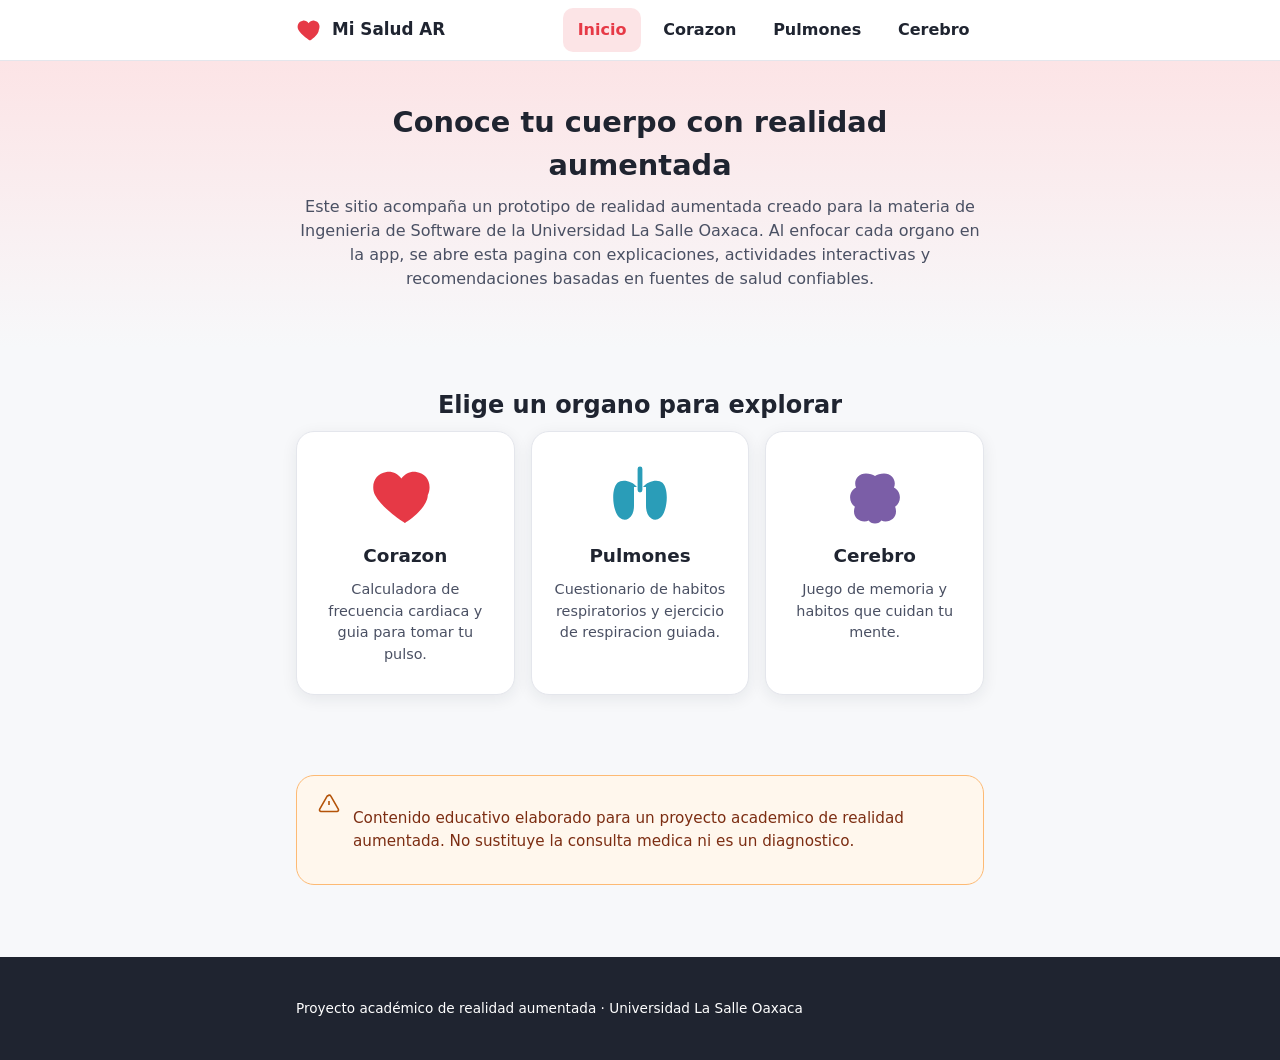
<file: index.html>
<!DOCTYPE html>
<html lang="es">
<head>
  <meta charset="UTF-8" />
  <meta name="viewport" content="width=device-width, initial-scale=1.0" />
  <title>Mi Salud AR · Explora tu cuerpo en realidad aumentada</title>
  <meta name="description" content="Mi Salud AR es un proyecto educativo de realidad aumentada que te invita a conocer el corazon, los pulmones y el cerebro con datos verificados y actividades interactivas." />

  <!-- Open Graph -->
  <meta property="og:title" content="Mi Salud AR" />
  <meta property="og:description" content="Proyecto educativo de realidad aumentada: conoce tu corazon, tus pulmones y tu cerebro." />
  <meta property="og:type" content="website" />

  <link rel="stylesheet" href="css/estilos.css" />
</head>
<body>
  <!-- ======================= NAVEGACION ======================= -->
  <header class="barra-nav">
    <div class="contenedor">
      <a class="marca-nav" href="index.html">
        <svg class="icono-marca" viewBox="0 0 24 24" fill="none" aria-hidden="true">
          <path d="M12 21s-7.5-4.6-10-9.3C.4 8.1 2.2 4.5 5.8 4c2-.3 3.8.6 5 2.2C12 4.6 13.8 3.7 15.8 4c3.6.5 5.4 4.1 3.8 7.7C19.5 16.4 12 21 12 21z"
            fill="currentColor" />
        </svg>
        <span>Mi Salud AR</span>
      </a>
      <button class="boton-menu" aria-expanded="false" aria-controls="menu-principal" aria-label="Abrir menu de navegacion">
        <svg viewBox="0 0 24 24" fill="none" aria-hidden="true">
          <path d="M3 6h18M3 12h18M3 18h18" stroke="currentColor" stroke-width="2" stroke-linecap="round" />
        </svg>
      </button>
      <nav id="menu-principal" aria-label="Navegacion principal">
        <ul class="menu-nav">
          <li><a href="index.html" aria-current="page">Inicio</a></li>
          <li><a href="corazon.html">Corazon</a></li>
          <li><a href="pulmones.html">Pulmones</a></li>
          <li><a href="cerebro.html">Cerebro</a></li>
        </ul>
      </nav>
    </div>
  </header>

  <!-- ======================= PORTADA ======================= -->
  <main id="contenido">
    <section class="hero">
      <div class="contenedor texto-centrado">
        <h1 class="seccion-titulo" style="font-size:1.8rem;">Conoce tu cuerpo con realidad aumentada</h1>
        <p class="seccion-intro">
          Este sitio acompaña un prototipo de realidad aumentada creado para la materia de
          Ingenieria de Software de la Universidad La Salle Oaxaca. Al enfocar cada organo
          en la app, se abre esta pagina con explicaciones, actividades interactivas y
          recomendaciones basadas en fuentes de salud confiables.
        </p>
      </div>
    </section>

    <section class="seccion">
      <div class="contenedor">
        <h2 class="seccion-titulo texto-centrado">Elige un organo para explorar</h2>
        <div class="tarjetas-organos">
          <a class="tarjeta-organo organo-corazon al-hacer-scroll" href="corazon.html">
            <svg class="icono-organo" viewBox="0 0 24 24" fill="none" aria-hidden="true">
              <title>Corazon</title>
              <path d="M12 21s-7.5-4.6-10-9.3C.4 8.1 2.2 4.5 5.8 4c2-.3 3.8.6 5 2.2C12 4.6 13.8 3.7 15.8 4c3.6.5 5.4 4.1 3.8 7.7C19.5 16.4 12 21 12 21z" fill="currentColor" />
            </svg>
            <h2>Corazon</h2>
            <p>Calculadora de frecuencia cardiaca y guia para tomar tu pulso.</p>
          </a>

          <a class="tarjeta-organo organo-pulmones al-hacer-scroll" href="pulmones.html">
            <svg class="icono-organo" viewBox="0 0 24 24" fill="none" aria-hidden="true">
              <title>Pulmones</title>
              <path d="M12 3v7" stroke="currentColor" stroke-width="1.6" stroke-linecap="round" />
              <path d="M11 9C9.5 7 6 6.2 4.5 7.6 2.8 9.2 2.6 14 4 17.5c.8 2 2.7 3 4.2 2 1.4-.9 1.8-2.6 1.8-4.3V9z" fill="currentColor" />
              <path d="M13 9c1.5-2 5-2.8 6.5-1.4 1.7 1.6 1.9 6.4.5 9.9-.8 2-2.7 3-4.2 2-1.4-.9-1.8-2.6-1.8-4.3V9z" fill="currentColor" />
            </svg>
            <h2>Pulmones</h2>
            <p>Cuestionario de habitos respiratorios y ejercicio de respiracion guiada.</p>
          </a>

          <a class="tarjeta-organo organo-cerebro al-hacer-scroll" href="cerebro.html">
            <svg class="icono-organo" viewBox="0 0 24 24" fill="none" aria-hidden="true">
              <title>Cerebro</title>
              <path d="M9 4.5c-2.2 0-3.6 1.6-3.6 3.3 0 .5.1 1 .3 1.4C4.5 9.8 3.7 11 3.7 12.5c0 1.3.6 2.4 1.6 3.1-.2.5-.3 1-.3 1.6 0 2 1.6 3.3 3.5 3.3.5 0 1-.1 1.4-.3.4.6 1.1 1 2.1 1V5.3C11.3 4.8 10.2 4.5 9 4.5z" fill="currentColor" />
              <path d="M15 4.5c2.2 0 3.6 1.6 3.6 3.3 0 .5-.1 1-.3 1.4 1.2.6 2 1.8 2 3.3 0 1.3-.6 2.4-1.6 3.1.2.5.3 1 .3 1.6 0 2-1.6 3.3-3.5 3.3-.5 0-1-.1-1.4-.3-.4.6-1.1 1-2.1 1V5.3c.7-.5 1.8-.8 3-.8z" fill="currentColor" />
            </svg>
            <h2>Cerebro</h2>
            <p>Juego de memoria y habitos que cuidan tu mente.</p>
          </a>
        </div>
      </div>
    </section>

    <section class="seccion">
      <div class="contenedor">
        <div class="aviso-medico">
          <svg viewBox="0 0 24 24" fill="none" aria-hidden="true">
            <path d="M12 9v4m0 4h.01M10.3 3.9 2.7 17.1c-.6 1 .1 2.4 1.3 2.4h16c1.2 0 1.9-1.4 1.3-2.4L13.7 3.9c-.6-1.1-2.1-1.1-2.7 0z" stroke="currentColor" stroke-width="1.6" stroke-linejoin="round" />
          </svg>
          <p>
            Contenido educativo elaborado para un proyecto academico de realidad aumentada.
            No sustituye la consulta medica ni es un diagnostico.
          </p>
        </div>
      </div>
    </section>
  </main>

  <!-- ======================= PIE DE PAGINA ======================= -->
  <footer class="pie-pagina">
    <div class="contenedor">
      <p>Proyecto académico de realidad aumentada · Universidad La Salle Oaxaca</p>
    </div>
  </footer>

  <script src="js/comun.js"></script>
</body>
</html>
</file>
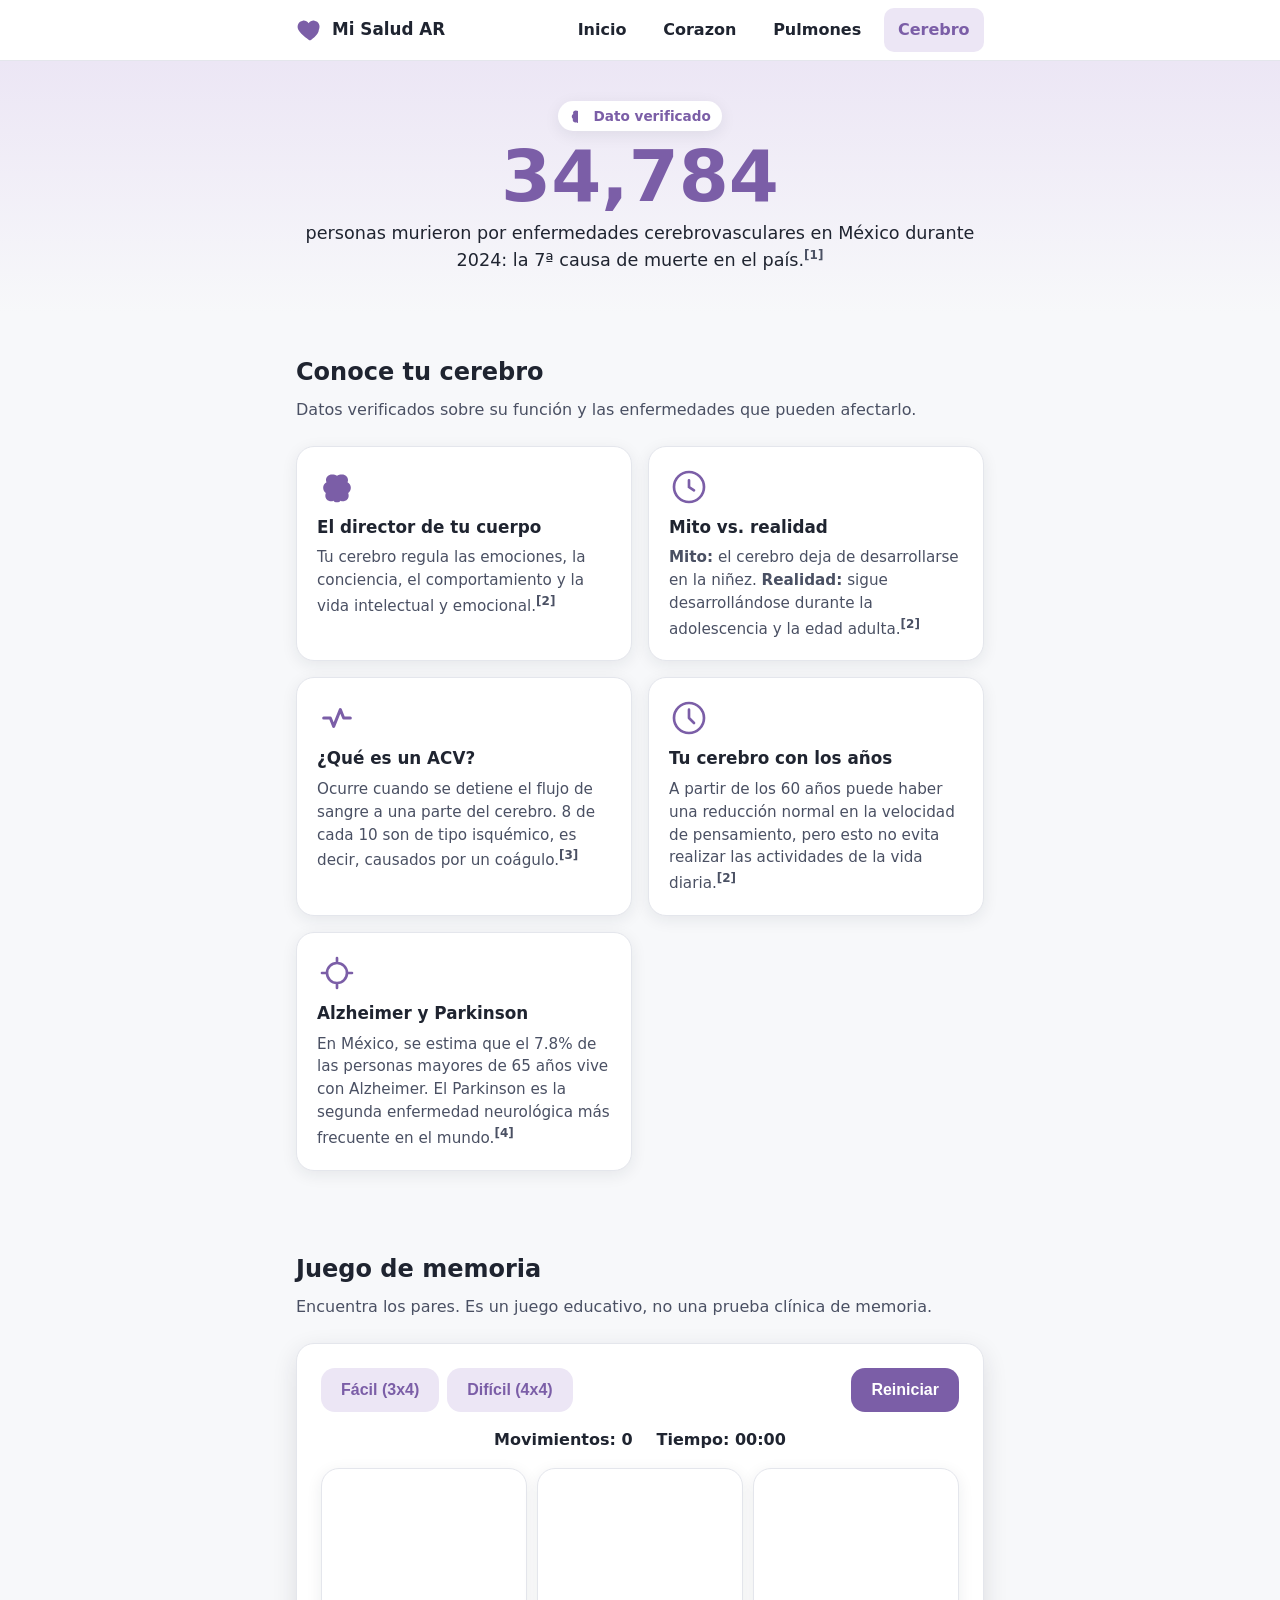
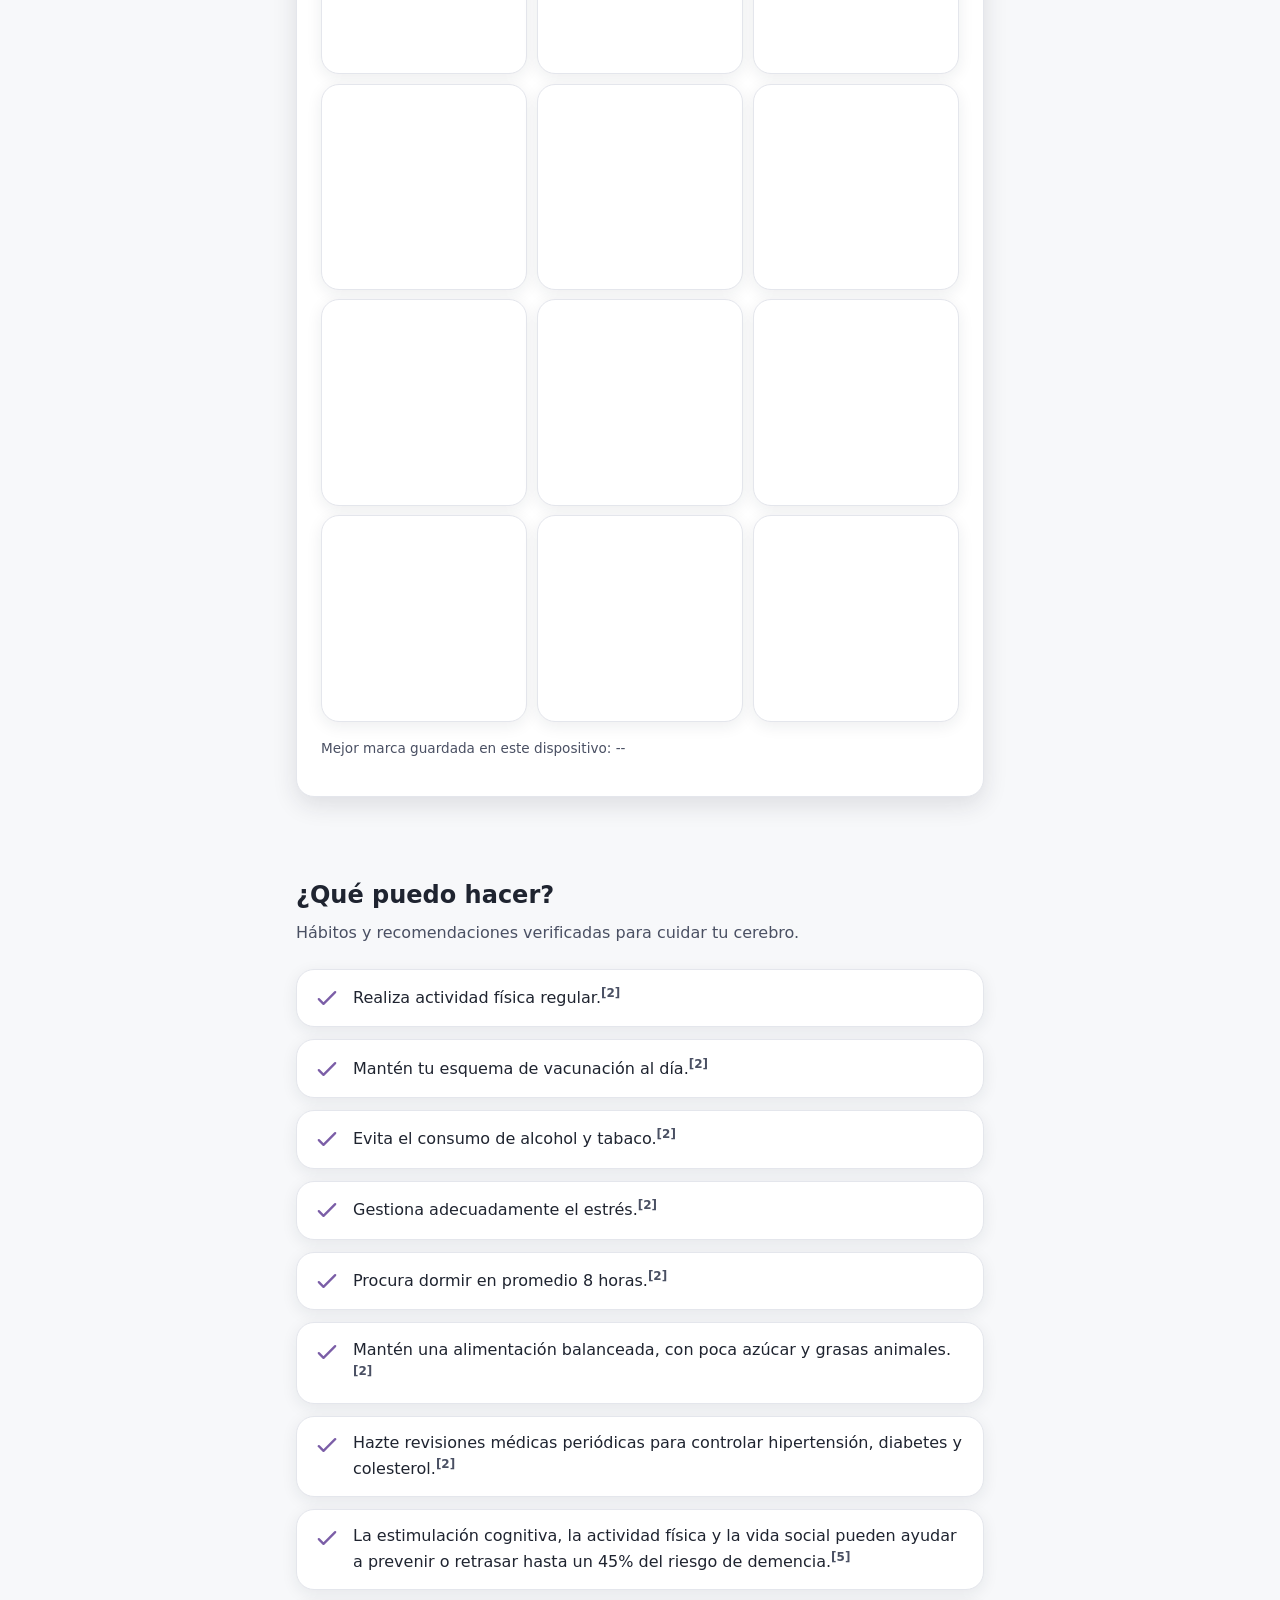
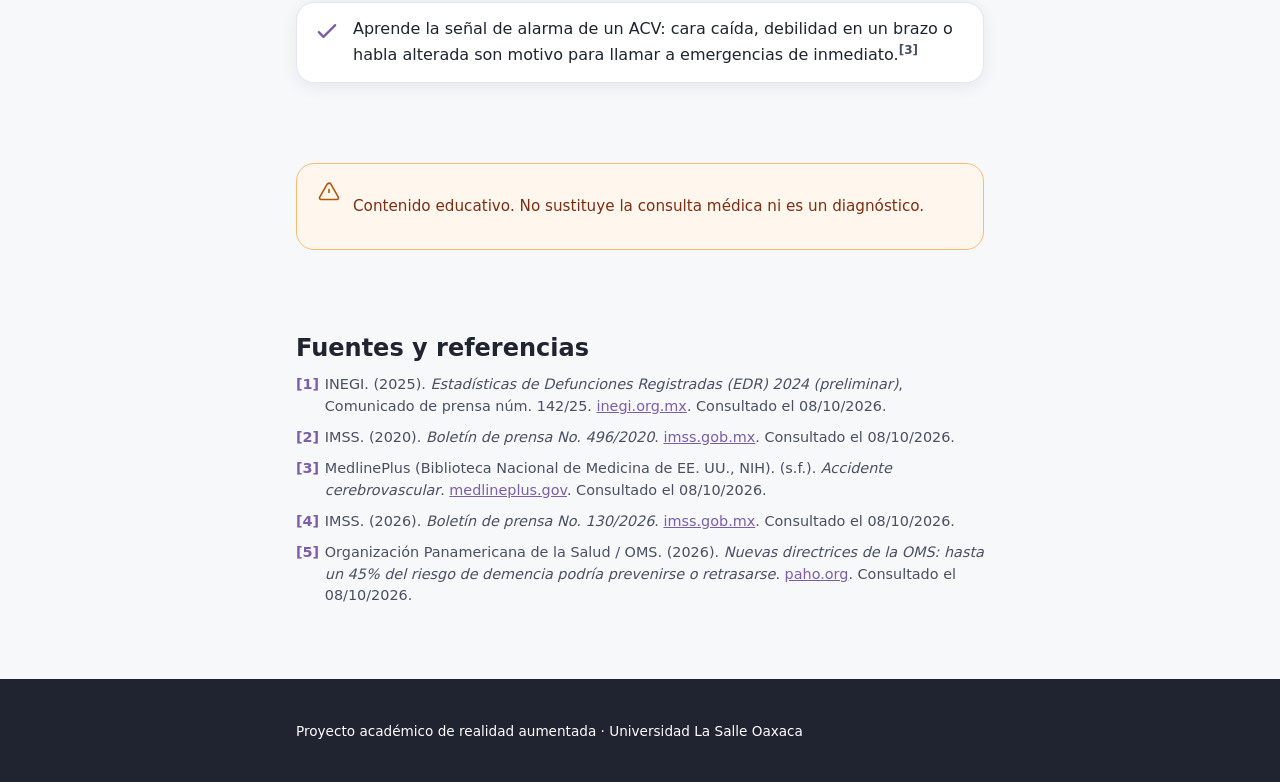
<file: cerebro.html>
<!DOCTYPE html>
<html lang="es">
<head>
  <meta charset="UTF-8" />
  <meta name="viewport" content="width=device-width, initial-scale=1.0" />
  <title>El cerebro · Mi Salud AR</title>
  <meta name="description" content="Conoce cómo funciona tu cerebro, pon a prueba tu memoria con un juego educativo y descubre hábitos verificados que cuidan tu mente." />
  <meta property="og:title" content="El cerebro · Mi Salud AR" />
  <meta property="og:description" content="Juego de memoria y hábitos que cuidan tu cerebro, con datos verificados." />
  <meta property="og:type" content="website" />
  <link rel="stylesheet" href="css/estilos.css" />
</head>
<body data-organo="cerebro">
  <!-- ======================= NAVEGACION ======================= -->
  <header class="barra-nav">
    <div class="contenedor">
      <a class="marca-nav" href="index.html">
        <svg class="icono-marca" viewBox="0 0 24 24" fill="none" aria-hidden="true">
          <path d="M12 21s-7.5-4.6-10-9.3C.4 8.1 2.2 4.5 5.8 4c2-.3 3.8.6 5 2.2C12 4.6 13.8 3.7 15.8 4c3.6.5 5.4 4.1 3.8 7.7C19.5 16.4 12 21 12 21z" fill="currentColor" />
        </svg>
        <span>Mi Salud AR</span>
      </a>
      <button class="boton-menu" aria-expanded="false" aria-controls="menu-principal" aria-label="Abrir menu de navegacion">
        <svg viewBox="0 0 24 24" fill="none" aria-hidden="true">
          <path d="M3 6h18M3 12h18M3 18h18" stroke="currentColor" stroke-width="2" stroke-linecap="round" />
        </svg>
      </button>
      <nav id="menu-principal" aria-label="Navegacion principal">
        <ul class="menu-nav">
          <li><a href="index.html">Inicio</a></li>
          <li><a href="corazon.html">Corazon</a></li>
          <li><a href="pulmones.html">Pulmones</a></li>
          <li><a href="cerebro.html" aria-current="page">Cerebro</a></li>
        </ul>
      </nav>
    </div>
  </header>

  <main id="contenido">
    <!-- ======================= HERO ======================= -->
    <section class="hero">
      <div class="contenedor texto-centrado">
        <span class="hero-etiqueta">
          <svg viewBox="0 0 24 24" fill="none" aria-hidden="true" style="width:18px;height:18px;">
            <path d="M9 4.5c-2.2 0-3.6 1.6-3.6 3.3 0 .5.1 1 .3 1.4C4.5 9.8 3.7 11 3.7 12.5c0 1.3.6 2.4 1.6 3.1-.2.5-.3 1-.3 1.6 0 2 1.6 3.3 3.5 3.3.5 0 1-.1 1.4-.3.4.6 1.1 1 2.1 1V5.3C11.3 4.8 10.2 4.5 9 4.5z" fill="currentColor" />
          </svg>
          Dato verificado
        </span>
        <p class="hero-dato">34,784</p>
        <p class="hero-frase">
          personas murieron por enfermedades cerebrovasculares en México durante 2024: la 7ª causa de muerte en el país.<a class="cita" href="#fuente-1">[1]</a>
        </p>
      </div>
    </section>

    <!-- ======================= CONOCE TU CEREBRO ======================= -->
    <section class="seccion">
      <div class="contenedor">
        <h2 class="seccion-titulo">Conoce tu cerebro</h2>
        <p class="seccion-intro">Datos verificados sobre su función y las enfermedades que pueden afectarlo.</p>
        <div class="cuadricula-tarjetas dos-columnas">
          <article class="tarjeta al-hacer-scroll">
            <svg class="tarjeta-icono" viewBox="0 0 24 24" fill="none" aria-hidden="true">
              <path d="M9 4.5c-2.2 0-3.6 1.6-3.6 3.3 0 .5.1 1 .3 1.4C4.5 9.8 3.7 11 3.7 12.5c0 1.3.6 2.4 1.6 3.1-.2.5-.3 1-.3 1.6 0 2 1.6 3.3 3.5 3.3.5 0 1-.1 1.4-.3.4.6 1.1 1 2.1 1V5.3C11.3 4.8 10.2 4.5 9 4.5z" fill="currentColor" />
              <path d="M15 4.5c2.2 0 3.6 1.6 3.6 3.3 0 .5-.1 1-.3 1.4 1.2.6 2 1.8 2 3.3 0 1.3-.6 2.4-1.6 3.1.2.5.3 1 .3 1.6 0 2-1.6 3.3-3.5 3.3-.5 0-1-.1-1.4-.3-.4.6-1.1 1-2.1 1V5.3c.7-.5 1.8-.8 3-.8z" fill="currentColor" />
            </svg>
            <h3>El director de tu cuerpo</h3>
            <p>Tu cerebro regula las emociones, la conciencia, el comportamiento y la vida intelectual y emocional.<a class="cita" href="#fuente-2">[2]</a></p>
          </article>

          <article class="tarjeta al-hacer-scroll">
            <svg class="tarjeta-icono" viewBox="0 0 24 24" fill="none" aria-hidden="true">
              <circle cx="12" cy="12" r="9" stroke="currentColor" stroke-width="1.6" />
              <path d="M12 8v4l3 2" stroke="currentColor" stroke-width="1.6" stroke-linecap="round" />
            </svg>
            <h3>Mito vs. realidad</h3>
            <p><strong>Mito:</strong> el cerebro deja de desarrollarse en la niñez. <strong>Realidad:</strong> sigue desarrollándose durante la adolescencia y la edad adulta.<a class="cita" href="#fuente-2">[2]</a></p>
          </article>

          <article class="tarjeta al-hacer-scroll">
            <svg class="tarjeta-icono" viewBox="0 0 24 24" fill="none" aria-hidden="true">
              <path d="M4 12h4l2 5 4-10 2 5h4" stroke="currentColor" stroke-width="1.8" stroke-linecap="round" stroke-linejoin="round" />
            </svg>
            <h3>¿Qué es un ACV?</h3>
            <p>Ocurre cuando se detiene el flujo de sangre a una parte del cerebro. 8 de cada 10 son de tipo isquémico, es decir, causados por un coágulo.<a class="cita" href="#fuente-3">[3]</a></p>
          </article>

          <article class="tarjeta al-hacer-scroll">
            <svg class="tarjeta-icono" viewBox="0 0 24 24" fill="none" aria-hidden="true">
              <path d="M12 7v5l3 3" stroke="currentColor" stroke-width="1.6" stroke-linecap="round" stroke-linejoin="round" />
              <circle cx="12" cy="12" r="9" stroke="currentColor" stroke-width="1.6" />
            </svg>
            <h3>Tu cerebro con los años</h3>
            <p>A partir de los 60 años puede haber una reducción normal en la velocidad de pensamiento, pero esto no evita realizar las actividades de la vida diaria.<a class="cita" href="#fuente-2">[2]</a></p>
          </article>

          <article class="tarjeta al-hacer-scroll">
            <svg class="tarjeta-icono" viewBox="0 0 24 24" fill="none" aria-hidden="true">
              <path d="M12 3v2M12 19v2M3 12h2M19 12h2" stroke="currentColor" stroke-width="1.6" stroke-linecap="round" />
              <circle cx="12" cy="12" r="6" stroke="currentColor" stroke-width="1.6" />
            </svg>
            <h3>Alzheimer y Parkinson</h3>
            <p>En México, se estima que el 7.8% de las personas mayores de 65 años vive con Alzheimer. El Parkinson es la segunda enfermedad neurológica más frecuente en el mundo.<a class="cita" href="#fuente-4">[4]</a></p>
          </article>
        </div>
      </div>
    </section>

    <!-- ======================= JUEGO DE MEMORIA ======================= -->
    <section class="seccion">
      <div class="contenedor">
        <h2 class="seccion-titulo">Juego de memoria</h2>
        <p class="seccion-intro">
          Encuentra los pares. Es un juego educativo, no una prueba clínica de memoria.
        </p>

        <div class="caja-interactiva al-hacer-scroll">
          <div style="display:flex; flex-wrap:wrap; gap:0.75rem; align-items:center; justify-content:space-between; margin-bottom:1rem;">
            <div role="group" aria-label="Nivel de dificultad" style="display:flex; gap:0.5rem;">
              <button class="boton boton-secundario" type="button" data-nivel="facil" id="boton-nivel-facil">Fácil (3x4)</button>
              <button class="boton boton-secundario" type="button" data-nivel="dificil" id="boton-nivel-dificil">Difícil (4x4)</button>
            </div>
            <button class="boton" type="button" id="boton-reiniciar-juego">Reiniciar</button>
          </div>

          <div style="display:flex; gap:1.5rem; justify-content:center; margin-bottom:1rem; font-weight:700;">
            <span>Movimientos: <span id="contador-movimientos">0</span></span>
            <span>Tiempo: <span id="contador-tiempo">00:00</span></span>
          </div>

          <div id="tablero-memoria" style="display:grid; gap:0.6rem;"></div>

          <p id="mensaje-victoria" class="texto-centrado" style="font-weight:700; margin-top:1rem;" aria-live="polite"></p>
          <p style="font-size:0.85rem; color:var(--color-texto-suave); margin-top:0.5rem;">
            Mejor marca guardada en este dispositivo: <span id="mejor-marca">--</span>
          </p>
        </div>
      </div>
    </section>

    <!-- ======================= QUE PUEDO HACER ======================= -->
    <section class="seccion">
      <div class="contenedor">
        <h2 class="seccion-titulo">¿Qué puedo hacer?</h2>
        <p class="seccion-intro">Hábitos y recomendaciones verificadas para cuidar tu cerebro.</p>
        <ul class="lista-check">
          <li><svg class="icono-check" viewBox="0 0 24 24" fill="none" aria-hidden="true"><path d="M5 13l4 4L19 7" stroke="currentColor" stroke-width="2" stroke-linecap="round" stroke-linejoin="round"/></svg><span>Realiza actividad física regular.<a class="cita" href="#fuente-2">[2]</a></span></li>
          <li><svg class="icono-check" viewBox="0 0 24 24" fill="none" aria-hidden="true"><path d="M5 13l4 4L19 7" stroke="currentColor" stroke-width="2" stroke-linecap="round" stroke-linejoin="round"/></svg><span>Mantén tu esquema de vacunación al día.<a class="cita" href="#fuente-2">[2]</a></span></li>
          <li><svg class="icono-check" viewBox="0 0 24 24" fill="none" aria-hidden="true"><path d="M5 13l4 4L19 7" stroke="currentColor" stroke-width="2" stroke-linecap="round" stroke-linejoin="round"/></svg><span>Evita el consumo de alcohol y tabaco.<a class="cita" href="#fuente-2">[2]</a></span></li>
          <li><svg class="icono-check" viewBox="0 0 24 24" fill="none" aria-hidden="true"><path d="M5 13l4 4L19 7" stroke="currentColor" stroke-width="2" stroke-linecap="round" stroke-linejoin="round"/></svg><span>Gestiona adecuadamente el estrés.<a class="cita" href="#fuente-2">[2]</a></span></li>
          <li><svg class="icono-check" viewBox="0 0 24 24" fill="none" aria-hidden="true"><path d="M5 13l4 4L19 7" stroke="currentColor" stroke-width="2" stroke-linecap="round" stroke-linejoin="round"/></svg><span>Procura dormir en promedio 8 horas.<a class="cita" href="#fuente-2">[2]</a></span></li>
          <li><svg class="icono-check" viewBox="0 0 24 24" fill="none" aria-hidden="true"><path d="M5 13l4 4L19 7" stroke="currentColor" stroke-width="2" stroke-linecap="round" stroke-linejoin="round"/></svg><span>Mantén una alimentación balanceada, con poca azúcar y grasas animales.<a class="cita" href="#fuente-2">[2]</a></span></li>
          <li><svg class="icono-check" viewBox="0 0 24 24" fill="none" aria-hidden="true"><path d="M5 13l4 4L19 7" stroke="currentColor" stroke-width="2" stroke-linecap="round" stroke-linejoin="round"/></svg><span>Hazte revisiones médicas periódicas para controlar hipertensión, diabetes y colesterol.<a class="cita" href="#fuente-2">[2]</a></span></li>
          <li><svg class="icono-check" viewBox="0 0 24 24" fill="none" aria-hidden="true"><path d="M5 13l4 4L19 7" stroke="currentColor" stroke-width="2" stroke-linecap="round" stroke-linejoin="round"/></svg><span>La estimulación cognitiva, la actividad física y la vida social pueden ayudar a prevenir o retrasar hasta un 45% del riesgo de demencia.<a class="cita" href="#fuente-5">[5]</a></span></li>
          <li><svg class="icono-check" viewBox="0 0 24 24" fill="none" aria-hidden="true"><path d="M5 13l4 4L19 7" stroke="currentColor" stroke-width="2" stroke-linecap="round" stroke-linejoin="round"/></svg><span>Aprende la señal de alarma de un ACV: cara caída, debilidad en un brazo o habla alterada son motivo para llamar a emergencias de inmediato.<a class="cita" href="#fuente-3">[3]</a></span></li>
        </ul>
      </div>
    </section>

    <!-- ======================= AVISO MEDICO ======================= -->
    <section class="seccion">
      <div class="contenedor">
        <div class="aviso-medico">
          <svg viewBox="0 0 24 24" fill="none" aria-hidden="true">
            <path d="M12 9v4m0 4h.01M10.3 3.9 2.7 17.1c-.6 1 .1 2.4 1.3 2.4h16c1.2 0 1.9-1.4 1.3-2.4L13.7 3.9c-.6-1.1-2.1-1.1-2.7 0z" stroke="currentColor" stroke-width="1.6" stroke-linejoin="round" />
          </svg>
          <p>Contenido educativo. No sustituye la consulta médica ni es un diagnóstico.</p>
        </div>
      </div>
    </section>

    <!-- ======================= FUENTES ======================= -->
    <section class="seccion">
      <div class="contenedor">
        <h2 class="seccion-titulo">Fuentes y referencias</h2>
        <ol class="lista-fuentes">
          <li id="fuente-1">INEGI. (2025). <em>Estadísticas de Defunciones Registradas (EDR) 2024 (preliminar)</em>, Comunicado de prensa núm. 142/25. <a href="https://www.inegi.org.mx/contenidos/saladeprensa/boletines/2025/edr/EDR2024-def_CP.pdf" target="_blank" rel="noopener">inegi.org.mx</a>. Consultado el 08/10/2026.</li>
          <li id="fuente-2">IMSS. (2020). <em>Boletín de prensa No. 496/2020</em>. <a href="https://www.imss.gob.mx/sites/all/statics/i2f_news/IMSS%20Bolet%C3%ADn%20496.pdf" target="_blank" rel="noopener">imss.gob.mx</a>. Consultado el 08/10/2026.</li>
          <li id="fuente-3">MedlinePlus (Biblioteca Nacional de Medicina de EE. UU., NIH). (s.f.). <em>Accidente cerebrovascular</em>. <a href="https://medlineplus.gov/spanish/stroke.html" target="_blank" rel="noopener">medlineplus.gov</a>. Consultado el 08/10/2026.</li>
          <li id="fuente-4">IMSS. (2026). <em>Boletín de prensa No. 130/2026</em>. <a href="https://www.imss.gob.mx/sites/all/statics/i2f_news/IMSS.%20Boletin.%20130_0.pdf" target="_blank" rel="noopener">imss.gob.mx</a>. Consultado el 08/10/2026.</li>
          <li id="fuente-5">Organización Panamericana de la Salud / OMS. (2026). <em>Nuevas directrices de la OMS: hasta un 45% del riesgo de demencia podría prevenirse o retrasarse</em>. <a href="https://www.paho.org/es/noticias/16-7-2026-nuevas-directrices-oms-hasta-45-riesgo-demencia-podria-prevenirse-retrasarse" target="_blank" rel="noopener">paho.org</a>. Consultado el 08/10/2026.</li>
        </ol>
      </div>
    </section>
  </main>

  <footer class="pie-pagina">
    <div class="contenedor">
      <p>Proyecto académico de realidad aumentada · Universidad La Salle Oaxaca</p>
    </div>
  </footer>

  <script src="js/comun.js"></script>
  <script src="js/cerebro.js"></script>
</body>
</html>
</file>
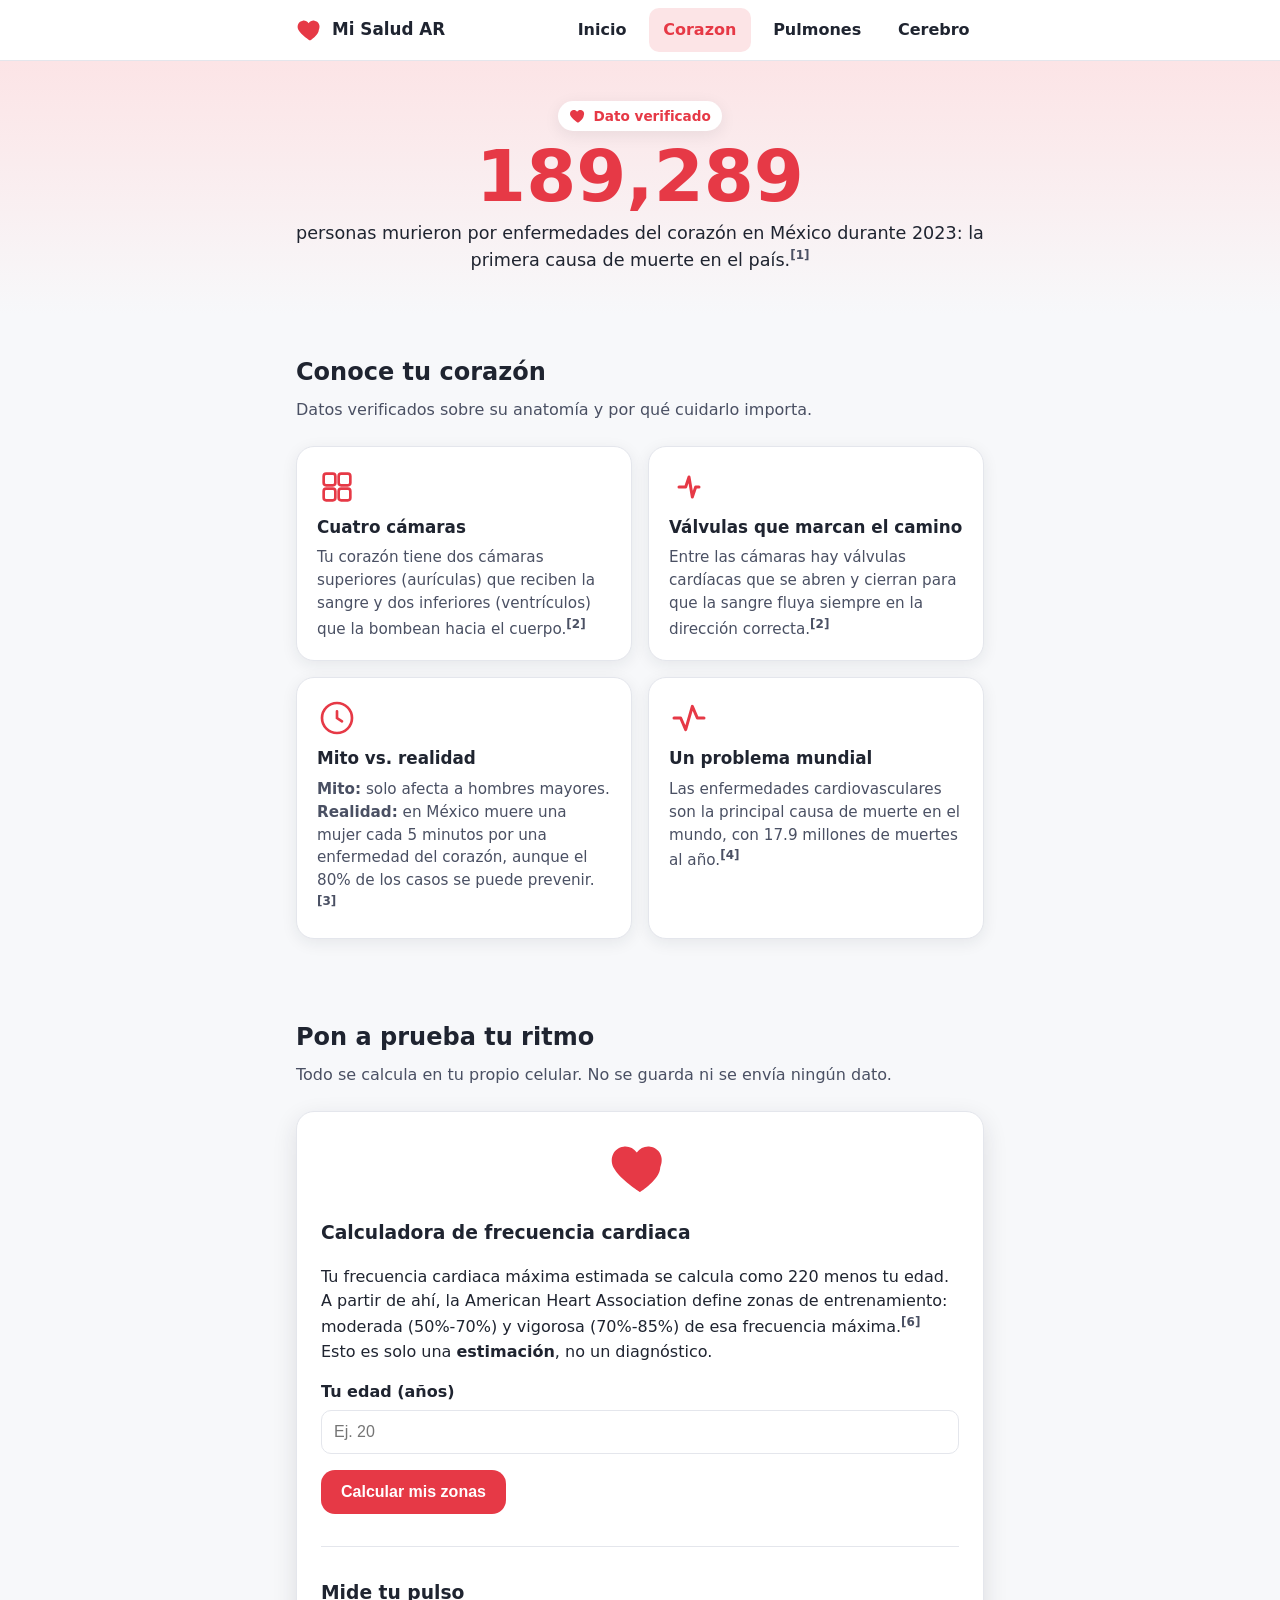
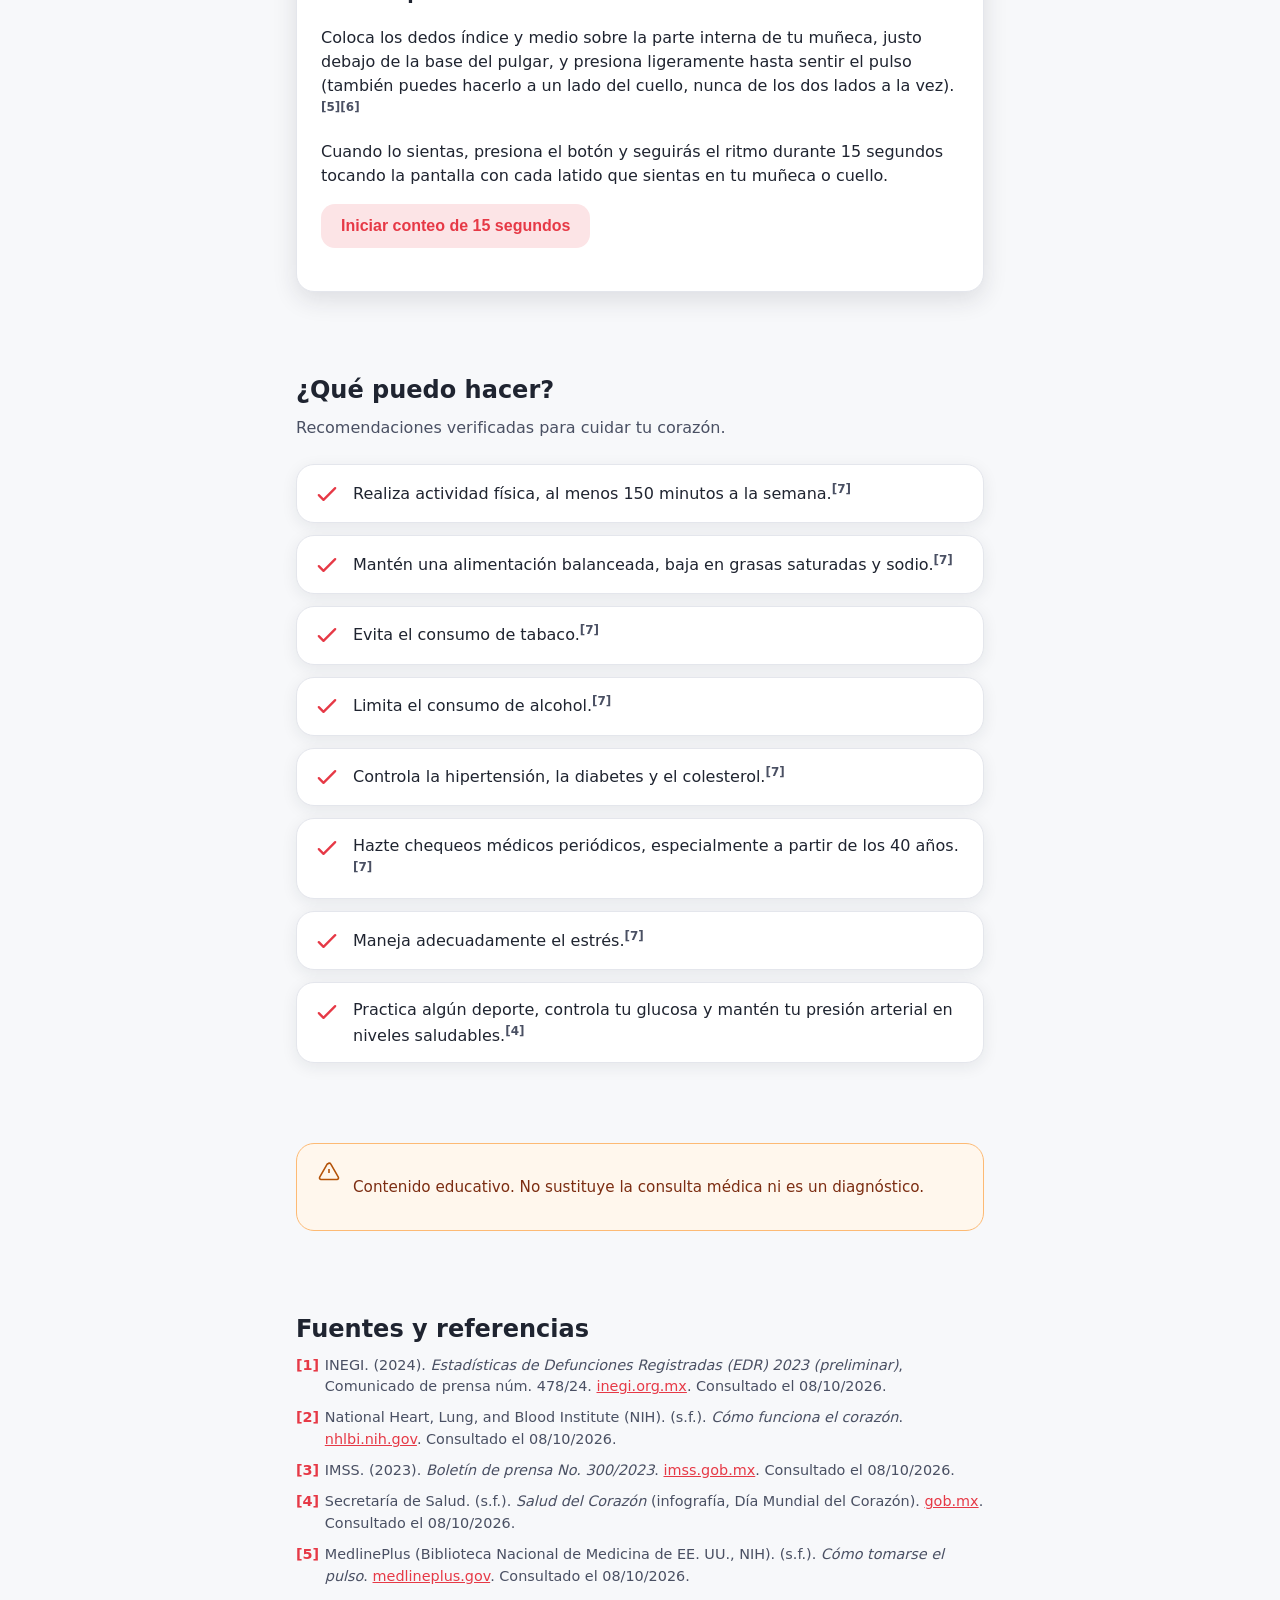
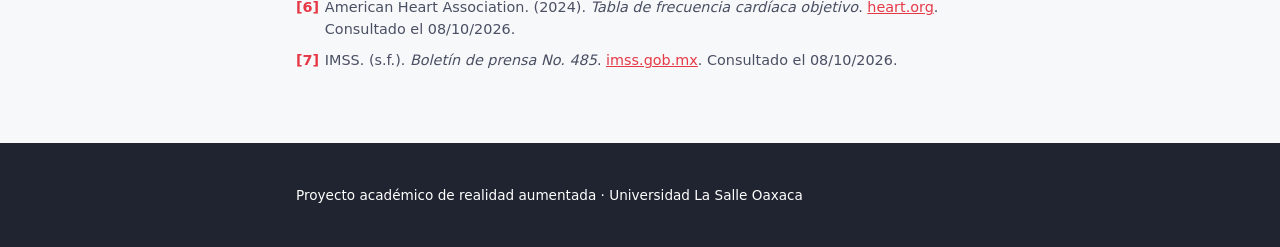
<file: corazon.html>
<!DOCTYPE html>
<html lang="es">
<head>
  <meta charset="UTF-8" />
  <meta name="viewport" content="width=device-width, initial-scale=1.0" />
  <title>El corazón · Mi Salud AR</title>
  <meta name="description" content="Conoce cómo funciona tu corazón, calcula tus zonas de frecuencia cardiaca y aprende a tomar tu pulso, con datos verificados de fuentes de salud oficiales." />
  <meta property="og:title" content="El corazón · Mi Salud AR" />
  <meta property="og:description" content="Datos verificados, calculadora de frecuencia cardiaca y guía para tomar tu pulso." />
  <meta property="og:type" content="website" />
  <link rel="stylesheet" href="css/estilos.css" />
</head>
<body data-organo="corazon">
  <!-- ======================= NAVEGACION ======================= -->
  <header class="barra-nav">
    <div class="contenedor">
      <a class="marca-nav" href="index.html">
        <svg class="icono-marca" viewBox="0 0 24 24" fill="none" aria-hidden="true">
          <path d="M12 21s-7.5-4.6-10-9.3C.4 8.1 2.2 4.5 5.8 4c2-.3 3.8.6 5 2.2C12 4.6 13.8 3.7 15.8 4c3.6.5 5.4 4.1 3.8 7.7C19.5 16.4 12 21 12 21z" fill="currentColor" />
        </svg>
        <span>Mi Salud AR</span>
      </a>
      <button class="boton-menu" aria-expanded="false" aria-controls="menu-principal" aria-label="Abrir menu de navegacion">
        <svg viewBox="0 0 24 24" fill="none" aria-hidden="true">
          <path d="M3 6h18M3 12h18M3 18h18" stroke="currentColor" stroke-width="2" stroke-linecap="round" />
        </svg>
      </button>
      <nav id="menu-principal" aria-label="Navegacion principal">
        <ul class="menu-nav">
          <li><a href="index.html">Inicio</a></li>
          <li><a href="corazon.html" aria-current="page">Corazon</a></li>
          <li><a href="pulmones.html">Pulmones</a></li>
          <li><a href="cerebro.html">Cerebro</a></li>
        </ul>
      </nav>
    </div>
  </header>

  <main id="contenido">
    <!-- ======================= HERO ======================= -->
    <section class="hero">
      <div class="contenedor texto-centrado">
        <span class="hero-etiqueta">
          <svg class="icono-marca" viewBox="0 0 24 24" fill="none" aria-hidden="true" style="width:18px;height:18px;">
            <path d="M12 21s-7.5-4.6-10-9.3C.4 8.1 2.2 4.5 5.8 4c2-.3 3.8.6 5 2.2C12 4.6 13.8 3.7 15.8 4c3.6.5 5.4 4.1 3.8 7.7C19.5 16.4 12 21 12 21z" fill="currentColor" />
          </svg>
          Dato verificado
        </span>
        <p class="hero-dato">189,289</p>
        <p class="hero-frase">
          personas murieron por enfermedades del corazón en México durante 2023: la primera causa de muerte en el país.<a class="cita" href="#fuente-1">[1]</a>
        </p>
      </div>
    </section>

    <!-- ======================= CONOCE TU CORAZON ======================= -->
    <section class="seccion">
      <div class="contenedor">
        <h2 class="seccion-titulo">Conoce tu corazón</h2>
        <p class="seccion-intro">Datos verificados sobre su anatomía y por qué cuidarlo importa.</p>
        <div class="cuadricula-tarjetas dos-columnas">
          <article class="tarjeta al-hacer-scroll">
            <svg class="tarjeta-icono" viewBox="0 0 24 24" fill="none" aria-hidden="true">
              <rect x="4" y="4" width="7" height="7" rx="1.5" stroke="currentColor" stroke-width="1.6" />
              <rect x="13" y="4" width="7" height="7" rx="1.5" stroke="currentColor" stroke-width="1.6" />
              <rect x="4" y="13" width="7" height="7" rx="1.5" stroke="currentColor" stroke-width="1.6" />
              <rect x="13" y="13" width="7" height="7" rx="1.5" stroke="currentColor" stroke-width="1.6" />
            </svg>
            <h3>Cuatro cámaras</h3>
            <p>Tu corazón tiene dos cámaras superiores (aurículas) que reciben la sangre y dos inferiores (ventrículos) que la bombean hacia el cuerpo.<a class="cita" href="#fuente-2">[2]</a></p>
          </article>

          <article class="tarjeta al-hacer-scroll">
            <svg class="tarjeta-icono" viewBox="0 0 24 24" fill="none" aria-hidden="true">
              <path d="M6 12h4l2-6 2 12 2-6h2" stroke="currentColor" stroke-width="1.8" stroke-linecap="round" stroke-linejoin="round" />
            </svg>
            <h3>Válvulas que marcan el camino</h3>
            <p>Entre las cámaras hay válvulas cardíacas que se abren y cierran para que la sangre fluya siempre en la dirección correcta.<a class="cita" href="#fuente-2">[2]</a></p>
          </article>

          <article class="tarjeta al-hacer-scroll">
            <svg class="tarjeta-icono" viewBox="0 0 24 24" fill="none" aria-hidden="true">
              <circle cx="12" cy="12" r="9" stroke="currentColor" stroke-width="1.6" />
              <path d="M12 8v4l3 2" stroke="currentColor" stroke-width="1.6" stroke-linecap="round" />
            </svg>
            <h3>Mito vs. realidad</h3>
            <p><strong>Mito:</strong> solo afecta a hombres mayores. <strong>Realidad:</strong> en México muere una mujer cada 5 minutos por una enfermedad del corazón, aunque el 80% de los casos se puede prevenir.<a class="cita" href="#fuente-3">[3]</a></p>
          </article>

          <article class="tarjeta al-hacer-scroll">
            <svg class="tarjeta-icono" viewBox="0 0 24 24" fill="none" aria-hidden="true">
              <path d="M3 12h4l3 7 4-14 3 7h4" stroke="currentColor" stroke-width="1.8" stroke-linecap="round" stroke-linejoin="round" />
            </svg>
            <h3>Un problema mundial</h3>
            <p>Las enfermedades cardiovasculares son la principal causa de muerte en el mundo, con 17.9 millones de muertes al año.<a class="cita" href="#fuente-4">[4]</a></p>
          </article>
        </div>
      </div>
    </section>

    <!-- ======================= SECCION INTERACTIVA ======================= -->
    <section class="seccion">
      <div class="contenedor">
        <h2 class="seccion-titulo">Pon a prueba tu ritmo</h2>
        <p class="seccion-intro">Todo se calcula en tu propio celular. No se guarda ni se envía ningún dato.</p>

        <div class="caja-interactiva al-hacer-scroll">
          <div class="texto-centrado" style="margin-bottom:1rem;">
            <svg id="icono-latido" class="hero-icono animar-latido" viewBox="0 0 24 24" fill="none" aria-hidden="true" style="margin:0 auto;">
              <title>Corazón latiendo</title>
              <path d="M12 21s-7.5-4.6-10-9.3C.4 8.1 2.2 4.5 5.8 4c2-.3 3.8.6 5 2.2C12 4.6 13.8 3.7 15.8 4c3.6.5 5.4 4.1 3.8 7.7C19.5 16.4 12 21 12 21z" fill="currentColor" />
            </svg>
          </div>

          <h3>Calculadora de frecuencia cardiaca</h3>
          <p>
            Tu frecuencia cardiaca máxima estimada se calcula como 220 menos tu edad. A partir de ahí, la
            American Heart Association define zonas de entrenamiento: moderada (50%-70%) y vigorosa (70%-85%)
            de esa frecuencia máxima.<a class="cita" href="#fuente-6">[6]</a>
            Esto es solo una <strong>estimación</strong>, no un diagnóstico.
          </p>

          <div class="campo">
            <label for="campo-edad">Tu edad (años)</label>
            <input type="number" id="campo-edad" min="5" max="110" placeholder="Ej. 20" inputmode="numeric" />
          </div>
          <button class="boton" id="boton-calcular" type="button">Calcular mis zonas</button>

          <div id="resultado-fc" hidden style="margin-top:1.5rem;">
            <p class="texto-centrado" style="font-size:1.1rem;">
              Frecuencia cardiaca máxima estimada: <strong id="valor-fcmax">--</strong> lpm
            </p>

            <div id="medidor-fc" style="display:flex; flex-direction:column; gap:0.5rem; margin-top:1rem;" aria-hidden="true">
              <div style="display:flex; align-items:center; gap:0.75rem;">
                <span style="width:90px; font-size:0.85rem; font-weight:700;">Moderada</span>
                <div style="flex:1; height:16px; border-radius:8px; background:var(--color-primario-suave); overflow:hidden;">
                  <div style="width:70%; height:100%; background:var(--color-primario); opacity:0.6;"></div>
                </div>
              </div>
              <div style="display:flex; align-items:center; gap:0.75rem;">
                <span style="width:90px; font-size:0.85rem; font-weight:700;">Vigorosa</span>
                <div style="flex:1; height:16px; border-radius:8px; background:var(--color-primario-suave); overflow:hidden;">
                  <div style="width:85%; height:100%; background:var(--color-primario);"></div>
                </div>
              </div>
            </div>

            <ul class="lista-check" style="margin-top:1rem;">
              <li>
                <svg class="icono-check" viewBox="0 0 24 24" fill="none" aria-hidden="true"><path d="M5 13l4 4L19 7" stroke="currentColor" stroke-width="2" stroke-linecap="round" stroke-linejoin="round"/></svg>
                <span>Zona moderada (50%-70%): entre <strong id="valor-moderada">--</strong> lpm</span>
              </li>
              <li>
                <svg class="icono-check" viewBox="0 0 24 24" fill="none" aria-hidden="true"><path d="M5 13l4 4L19 7" stroke="currentColor" stroke-width="2" stroke-linecap="round" stroke-linejoin="round"/></svg>
                <span>Zona vigorosa (70%-85%): entre <strong id="valor-vigorosa">--</strong> lpm</span>
              </li>
            </ul>
            <p style="font-size:0.85rem; color:var(--color-texto-suave);">
              Recuerda: esto es una guía general basada en promedios por edad, no una medición clínica.<a class="cita" href="#fuente-6">[6]</a>
            </p>
          </div>

          <div class="separador-vertical"></div>

          <h3>Mide tu pulso</h3>
          <p>
            Coloca los dedos índice y medio sobre la parte interna de tu muñeca, justo debajo de la base del
            pulgar, y presiona ligeramente hasta sentir el pulso (también puedes hacerlo a un lado del cuello,
            nunca de los dos lados a la vez).<a class="cita" href="#fuente-5">[5]</a><a class="cita" href="#fuente-6">[6]</a>
          </p>
          <p>
            Cuando lo sientas, presiona el botón y seguirás el ritmo durante 15 segundos tocando la pantalla
            con cada latido que sientas en tu muñeca o cuello.
          </p>

          <button class="boton boton-secundario" id="boton-iniciar-pulso" type="button">Iniciar conteo de 15 segundos</button>
          <button class="boton" id="boton-toque-pulso" type="button" hidden style="width:100%; margin-top:0.75rem;">
            Toca aquí con cada latido (<span id="segundos-restantes">15</span>s)
          </button>
          <p id="resultado-pulso" class="texto-centrado" style="font-weight:700; font-size:1.2rem; margin-top:1rem;" aria-live="polite"></p>
        </div>
      </div>
    </section>

    <!-- ======================= QUE PUEDO HACER ======================= -->
    <section class="seccion">
      <div class="contenedor">
        <h2 class="seccion-titulo">¿Qué puedo hacer?</h2>
        <p class="seccion-intro">Recomendaciones verificadas para cuidar tu corazón.</p>
        <ul class="lista-check">
          <li><svg class="icono-check" viewBox="0 0 24 24" fill="none" aria-hidden="true"><path d="M5 13l4 4L19 7" stroke="currentColor" stroke-width="2" stroke-linecap="round" stroke-linejoin="round"/></svg><span>Realiza actividad física, al menos 150 minutos a la semana.<a class="cita" href="#fuente-7">[7]</a></span></li>
          <li><svg class="icono-check" viewBox="0 0 24 24" fill="none" aria-hidden="true"><path d="M5 13l4 4L19 7" stroke="currentColor" stroke-width="2" stroke-linecap="round" stroke-linejoin="round"/></svg><span>Mantén una alimentación balanceada, baja en grasas saturadas y sodio.<a class="cita" href="#fuente-7">[7]</a></span></li>
          <li><svg class="icono-check" viewBox="0 0 24 24" fill="none" aria-hidden="true"><path d="M5 13l4 4L19 7" stroke="currentColor" stroke-width="2" stroke-linecap="round" stroke-linejoin="round"/></svg><span>Evita el consumo de tabaco.<a class="cita" href="#fuente-7">[7]</a></span></li>
          <li><svg class="icono-check" viewBox="0 0 24 24" fill="none" aria-hidden="true"><path d="M5 13l4 4L19 7" stroke="currentColor" stroke-width="2" stroke-linecap="round" stroke-linejoin="round"/></svg><span>Limita el consumo de alcohol.<a class="cita" href="#fuente-7">[7]</a></span></li>
          <li><svg class="icono-check" viewBox="0 0 24 24" fill="none" aria-hidden="true"><path d="M5 13l4 4L19 7" stroke="currentColor" stroke-width="2" stroke-linecap="round" stroke-linejoin="round"/></svg><span>Controla la hipertensión, la diabetes y el colesterol.<a class="cita" href="#fuente-7">[7]</a></span></li>
          <li><svg class="icono-check" viewBox="0 0 24 24" fill="none" aria-hidden="true"><path d="M5 13l4 4L19 7" stroke="currentColor" stroke-width="2" stroke-linecap="round" stroke-linejoin="round"/></svg><span>Hazte chequeos médicos periódicos, especialmente a partir de los 40 años.<a class="cita" href="#fuente-7">[7]</a></span></li>
          <li><svg class="icono-check" viewBox="0 0 24 24" fill="none" aria-hidden="true"><path d="M5 13l4 4L19 7" stroke="currentColor" stroke-width="2" stroke-linecap="round" stroke-linejoin="round"/></svg><span>Maneja adecuadamente el estrés.<a class="cita" href="#fuente-7">[7]</a></span></li>
          <li><svg class="icono-check" viewBox="0 0 24 24" fill="none" aria-hidden="true"><path d="M5 13l4 4L19 7" stroke="currentColor" stroke-width="2" stroke-linecap="round" stroke-linejoin="round"/></svg><span>Practica algún deporte, controla tu glucosa y mantén tu presión arterial en niveles saludables.<a class="cita" href="#fuente-4">[4]</a></span></li>
        </ul>
      </div>
    </section>

    <!-- ======================= AVISO MEDICO ======================= -->
    <section class="seccion">
      <div class="contenedor">
        <div class="aviso-medico">
          <svg viewBox="0 0 24 24" fill="none" aria-hidden="true">
            <path d="M12 9v4m0 4h.01M10.3 3.9 2.7 17.1c-.6 1 .1 2.4 1.3 2.4h16c1.2 0 1.9-1.4 1.3-2.4L13.7 3.9c-.6-1.1-2.1-1.1-2.7 0z" stroke="currentColor" stroke-width="1.6" stroke-linejoin="round" />
          </svg>
          <p>Contenido educativo. No sustituye la consulta médica ni es un diagnóstico.</p>
        </div>
      </div>
    </section>

    <!-- ======================= FUENTES ======================= -->
    <section class="seccion">
      <div class="contenedor">
        <h2 class="seccion-titulo">Fuentes y referencias</h2>
        <ol class="lista-fuentes">
          <li id="fuente-1">INEGI. (2024). <em>Estadísticas de Defunciones Registradas (EDR) 2023 (preliminar)</em>, Comunicado de prensa núm. 478/24. <a href="https://www.inegi.org.mx/contenidos/saladeprensa/boletines/2024/EDR/EDR2023_ene-dic.pdf" target="_blank" rel="noopener">inegi.org.mx</a>. Consultado el 08/10/2026.</li>
          <li id="fuente-2">National Heart, Lung, and Blood Institute (NIH). (s.f.). <em>Cómo funciona el corazón</em>. <a href="https://www.nhlbi.nih.gov/es/salud/corazon/anatomia" target="_blank" rel="noopener">nhlbi.nih.gov</a>. Consultado el 08/10/2026.</li>
          <li id="fuente-3">IMSS. (2023). <em>Boletín de prensa No. 300/2023</em>. <a href="https://www.imss.gob.mx/sites/all/statics/i2f_news/IMSS.%20Bolet%C3%ADn.%20300.docx" target="_blank" rel="noopener">imss.gob.mx</a>. Consultado el 08/10/2026.</li>
          <li id="fuente-4">Secretaría de Salud. (s.f.). <em>Salud del Corazón</em> (infografía, Día Mundial del Corazón). <a href="https://www.gob.mx/cms/uploads/attachment/file/667910/salud_del_corazon.pdf" target="_blank" rel="noopener">gob.mx</a>. Consultado el 08/10/2026.</li>
          <li id="fuente-5">MedlinePlus (Biblioteca Nacional de Medicina de EE. UU., NIH). (s.f.). <em>Cómo tomarse el pulso</em>. <a href="https://medlineplus.gov/spanish/ency/article/003399.htm" target="_blank" rel="noopener">medlineplus.gov</a>. Consultado el 08/10/2026.</li>
          <li id="fuente-6">American Heart Association. (2024). <em>Tabla de frecuencia cardíaca objetivo</em>. <a href="https://www.heart.org/es/healthy-living/exercise-and-physical-activity/fitness-basics/target-heart-rates" target="_blank" rel="noopener">heart.org</a>. Consultado el 08/10/2026.</li>
          <li id="fuente-7">IMSS. (s.f.). <em>Boletín de prensa No. 485</em>. <a href="https://www.imss.gob.mx/sites/all/statics/i2f_news/IMSS.%20Bolet%C3%ADn.%20485.pdf" target="_blank" rel="noopener">imss.gob.mx</a>. Consultado el 08/10/2026.</li>
        </ol>
      </div>
    </section>
  </main>

  <footer class="pie-pagina">
    <div class="contenedor">
      <p>Proyecto académico de realidad aumentada · Universidad La Salle Oaxaca</p>
    </div>
  </footer>

  <script src="js/comun.js"></script>
  <script src="js/corazon.js"></script>
</body>
</html>
</file>
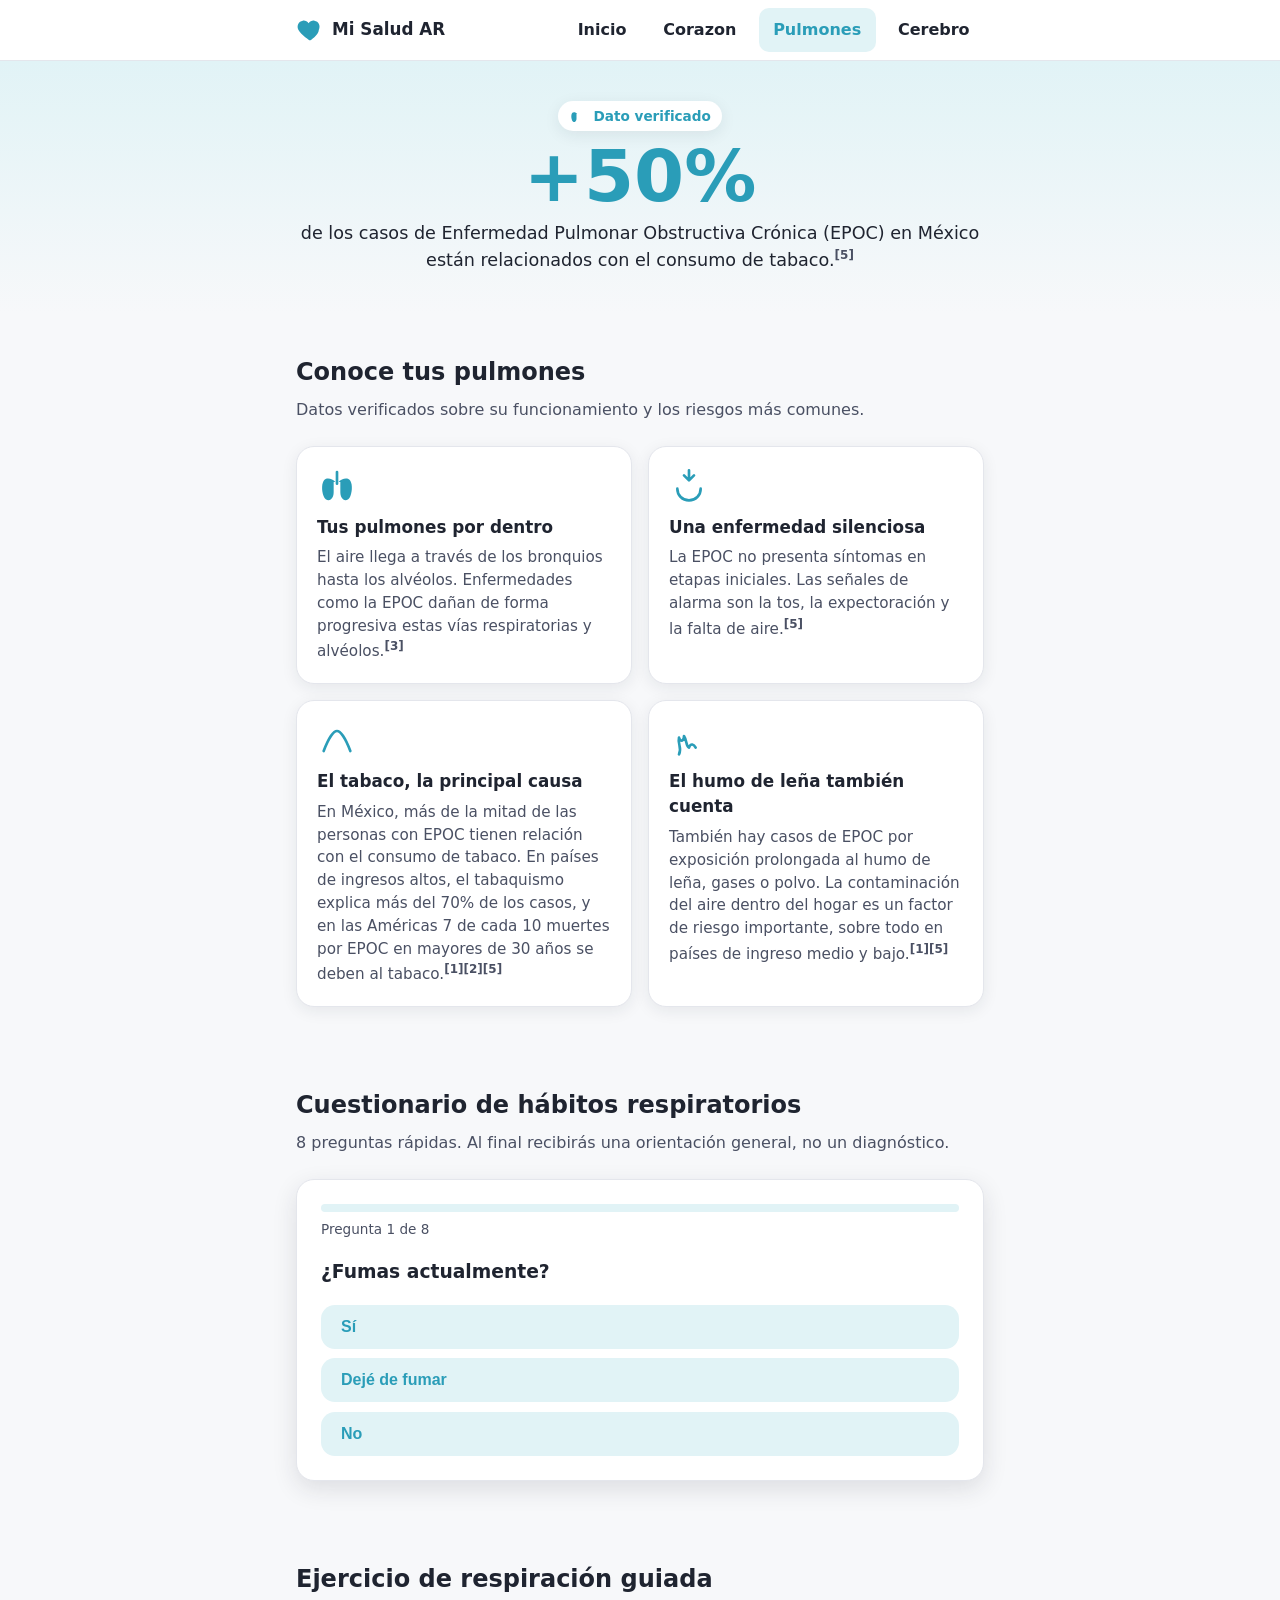
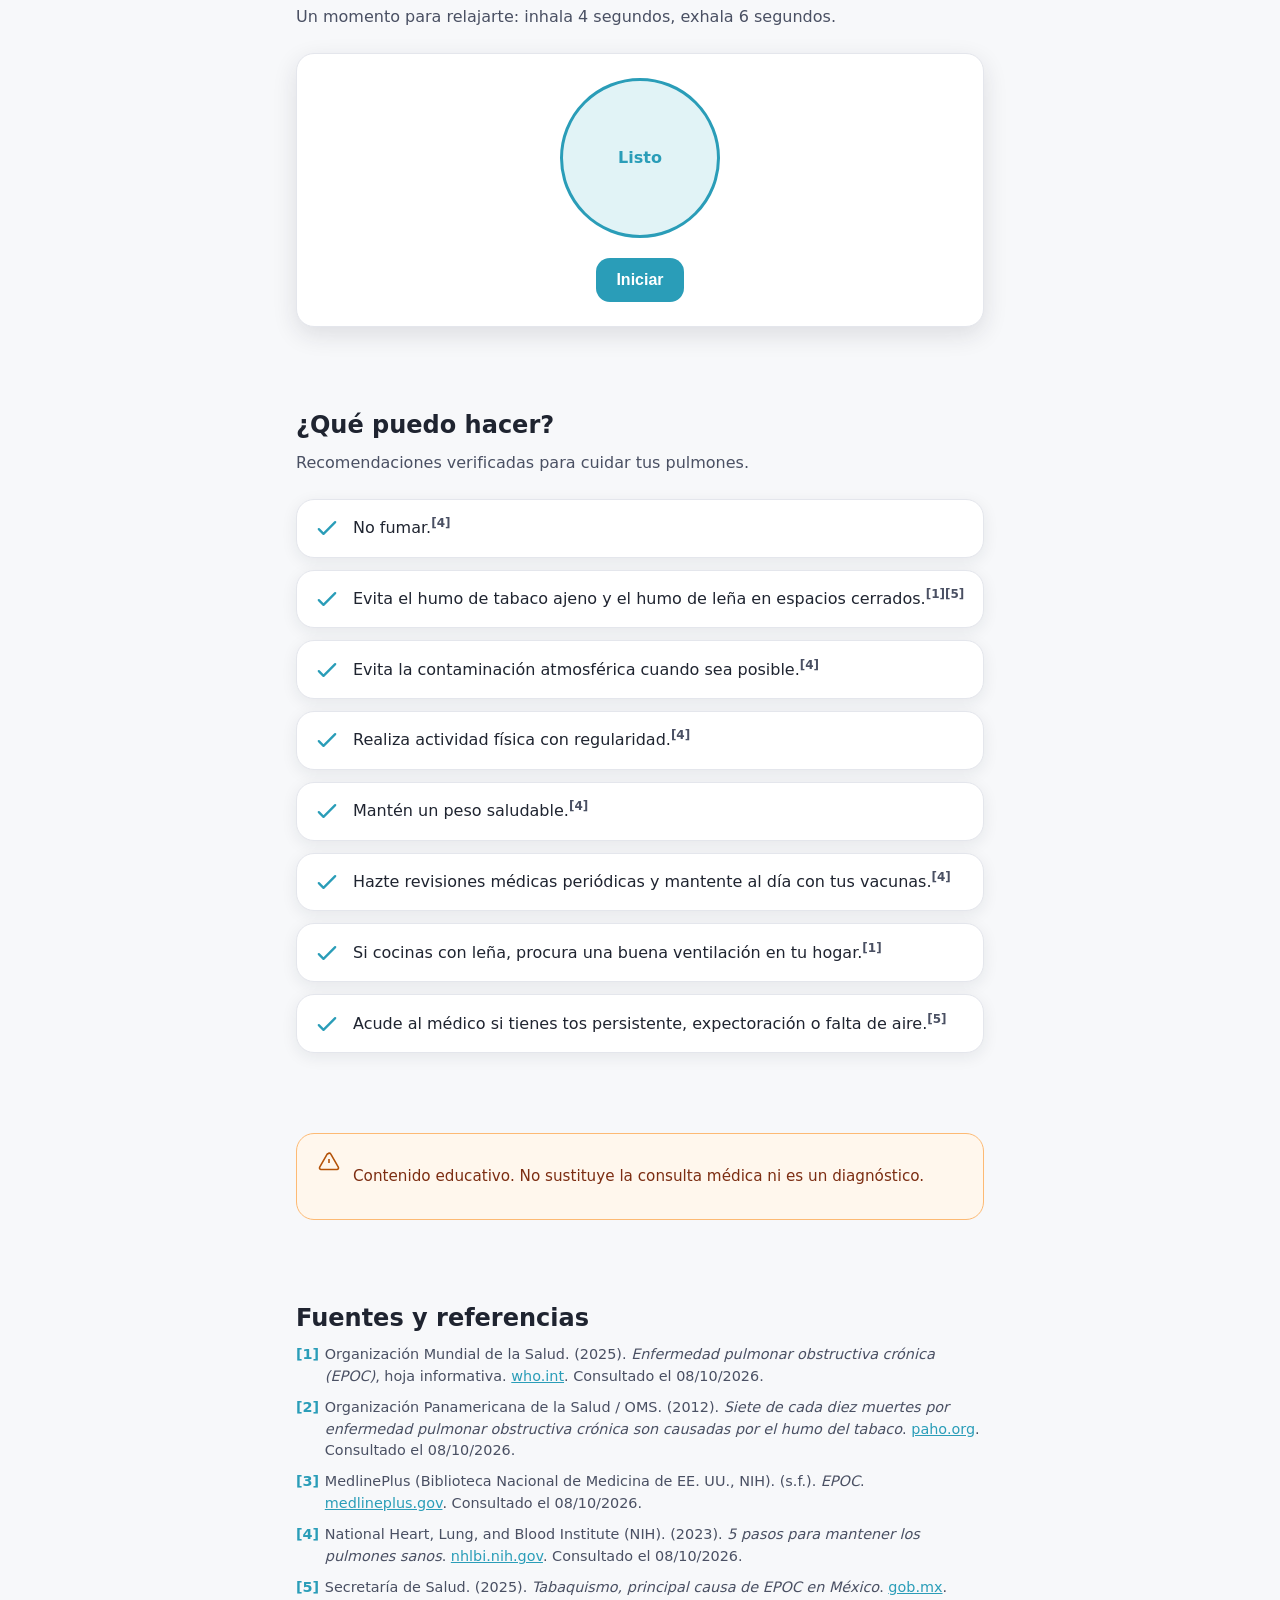
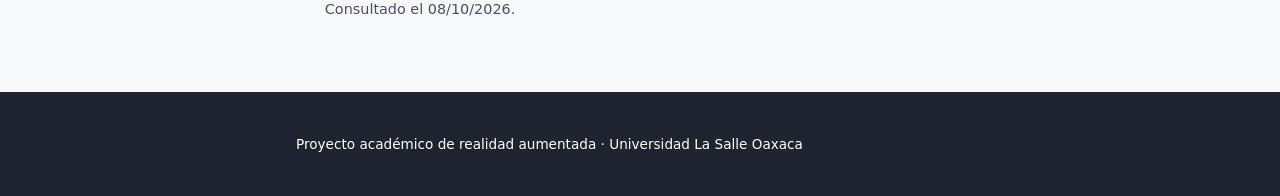
<file: pulmones.html>
<!DOCTYPE html>
<html lang="es">
<head>
  <meta charset="UTF-8" />
  <meta name="viewport" content="width=device-width, initial-scale=1.0" />
  <title>Los pulmones · Mi Salud AR</title>
  <meta name="description" content="Conoce cómo funcionan tus pulmones, evalúa tus hábitos respiratorios con un cuestionario y practica un ejercicio de respiración guiada, con datos verificados." />
  <meta property="og:title" content="Los pulmones · Mi Salud AR" />
  <meta property="og:description" content="Cuestionario de hábitos respiratorios y ejercicio de respiración guiada." />
  <meta property="og:type" content="website" />
  <link rel="stylesheet" href="css/estilos.css" />
</head>
<body data-organo="pulmones">
  <!-- ======================= NAVEGACION ======================= -->
  <header class="barra-nav">
    <div class="contenedor">
      <a class="marca-nav" href="index.html">
        <svg class="icono-marca" viewBox="0 0 24 24" fill="none" aria-hidden="true">
          <path d="M12 21s-7.5-4.6-10-9.3C.4 8.1 2.2 4.5 5.8 4c2-.3 3.8.6 5 2.2C12 4.6 13.8 3.7 15.8 4c3.6.5 5.4 4.1 3.8 7.7C19.5 16.4 12 21 12 21z" fill="currentColor" />
        </svg>
        <span>Mi Salud AR</span>
      </a>
      <button class="boton-menu" aria-expanded="false" aria-controls="menu-principal" aria-label="Abrir menu de navegacion">
        <svg viewBox="0 0 24 24" fill="none" aria-hidden="true">
          <path d="M3 6h18M3 12h18M3 18h18" stroke="currentColor" stroke-width="2" stroke-linecap="round" />
        </svg>
      </button>
      <nav id="menu-principal" aria-label="Navegacion principal">
        <ul class="menu-nav">
          <li><a href="index.html">Inicio</a></li>
          <li><a href="corazon.html">Corazon</a></li>
          <li><a href="pulmones.html" aria-current="page">Pulmones</a></li>
          <li><a href="cerebro.html">Cerebro</a></li>
        </ul>
      </nav>
    </div>
  </header>

  <main id="contenido">
    <!-- ======================= HERO ======================= -->
    <section class="hero">
      <div class="contenedor texto-centrado">
        <span class="hero-etiqueta">
          <svg viewBox="0 0 24 24" fill="none" aria-hidden="true" style="width:18px;height:18px;">
            <path d="M11 9C9.5 7 6 6.2 4.5 7.6 2.8 9.2 2.6 14 4 17.5c.8 2 2.7 3 4.2 2 1.4-.9 1.8-2.6 1.8-4.3V9z" fill="currentColor" />
          </svg>
          Dato verificado
        </span>
        <p class="hero-dato">+50%</p>
        <p class="hero-frase">
          de los casos de Enfermedad Pulmonar Obstructiva Crónica (EPOC) en México están relacionados con el consumo de tabaco.<a class="cita" href="#fuente-5">[5]</a>
        </p>
      </div>
    </section>

    <!-- ======================= CONOCE TUS PULMONES ======================= -->
    <section class="seccion">
      <div class="contenedor">
        <h2 class="seccion-titulo">Conoce tus pulmones</h2>
        <p class="seccion-intro">Datos verificados sobre su funcionamiento y los riesgos más comunes.</p>
        <div class="cuadricula-tarjetas dos-columnas">
          <article class="tarjeta al-hacer-scroll">
            <svg class="tarjeta-icono" viewBox="0 0 24 24" fill="none" aria-hidden="true">
              <path d="M12 3v7" stroke="currentColor" stroke-width="1.6" stroke-linecap="round" />
              <path d="M11 9C9.5 7 6 6.2 4.5 7.6 2.8 9.2 2.6 14 4 17.5c.8 2 2.7 3 4.2 2 1.4-.9 1.8-2.6 1.8-4.3V9z" fill="currentColor" />
              <path d="M13 9c1.5-2 5-2.8 6.5-1.4 1.7 1.6 1.9 6.4.5 9.9-.8 2-2.7 3-4.2 2-1.4-.9-1.8-2.6-1.8-4.3V9z" fill="currentColor" />
            </svg>
            <h3>Tus pulmones por dentro</h3>
            <p>El aire llega a través de los bronquios hasta los alvéolos. Enfermedades como la EPOC dañan de forma progresiva estas vías respiratorias y alvéolos.<a class="cita" href="#fuente-3">[3]</a></p>
          </article>

          <article class="tarjeta al-hacer-scroll">
            <svg class="tarjeta-icono" viewBox="0 0 24 24" fill="none" aria-hidden="true">
              <path d="M12 2v6m0 0 3-3m-3 3-3-3" stroke="currentColor" stroke-width="1.6" stroke-linecap="round" stroke-linejoin="round" />
              <path d="M5 13c0 4 3 7 7 7s7-3 7-7" stroke="currentColor" stroke-width="1.6" stroke-linecap="round" />
            </svg>
            <h3>Una enfermedad silenciosa</h3>
            <p>La EPOC no presenta síntomas en etapas iniciales. Las señales de alarma son la tos, la expectoración y la falta de aire.<a class="cita" href="#fuente-5">[5]</a></p>
          </article>

          <article class="tarjeta al-hacer-scroll">
            <svg class="tarjeta-icono" viewBox="0 0 24 24" fill="none" aria-hidden="true">
              <path d="M4 18c3-8 6-12 8-12s5 4 8 12" stroke="currentColor" stroke-width="1.6" stroke-linecap="round" stroke-linejoin="round" />
            </svg>
            <h3>El tabaco, la principal causa</h3>
            <p>En México, más de la mitad de las personas con EPOC tienen relación con el consumo de tabaco. En países de ingresos altos, el tabaquismo explica más del 70% de los casos, y en las Américas 7 de cada 10 muertes por EPOC en mayores de 30 años se deben al tabaco.<a class="cita" href="#fuente-1">[1]</a><a class="cita" href="#fuente-2">[2]</a><a class="cita" href="#fuente-5">[5]</a></p>
          </article>

          <article class="tarjeta al-hacer-scroll">
            <svg class="tarjeta-icono" viewBox="0 0 24 24" fill="none" aria-hidden="true">
              <path d="M6 20c2-4-1-6 0-10 1 3 3 2 3-1 2 3 1 6 3 7 1-3 3-2 4 0" stroke="currentColor" stroke-width="1.6" stroke-linecap="round" stroke-linejoin="round" fill="none" />
            </svg>
            <h3>El humo de leña también cuenta</h3>
            <p>También hay casos de EPOC por exposición prolongada al humo de leña, gases o polvo. La contaminación del aire dentro del hogar es un factor de riesgo importante, sobre todo en países de ingreso medio y bajo.<a class="cita" href="#fuente-1">[1]</a><a class="cita" href="#fuente-5">[5]</a></p>
          </article>
        </div>
      </div>
    </section>

    <!-- ======================= CUESTIONARIO ======================= -->
    <section class="seccion">
      <div class="contenedor">
        <h2 class="seccion-titulo">Cuestionario de hábitos respiratorios</h2>
        <p class="seccion-intro">8 preguntas rápidas. Al final recibirás una orientación general, no un diagnóstico.</p>

        <div class="caja-interactiva al-hacer-scroll">
          <div id="contenedor-progreso" style="margin-bottom:1rem;">
            <div style="height:8px; border-radius:4px; background:var(--color-primario-suave); overflow:hidden;">
              <div id="barra-progreso" style="height:100%; width:0%; background:var(--color-primario); transition:width 0.3s ease;"></div>
            </div>
            <p id="texto-progreso" style="font-size:0.85rem; color:var(--color-texto-suave); margin:0.4rem 0 0;">Pregunta 1 de 8</p>
          </div>

          <div id="area-pregunta"></div>

          <div id="area-resultado-cuestionario" hidden>
            <h3 id="titulo-resultado"></h3>
            <p id="texto-resultado"></p>
            <ul class="lista-check" id="lista-recomendaciones-cuestionario"></ul>
            <button class="boton boton-secundario" id="boton-reiniciar-cuestionario" type="button">Volver a empezar</button>
          </div>
        </div>
      </div>
    </section>

    <!-- ======================= RESPIRACION GUIADA ======================= -->
    <section class="seccion">
      <div class="contenedor">
        <h2 class="seccion-titulo">Ejercicio de respiración guiada</h2>
        <p class="seccion-intro">Un momento para relajarte: inhala 4 segundos, exhala 6 segundos.</p>

        <div class="caja-interactiva al-hacer-scroll texto-centrado">
          <div style="width:160px; height:160px; margin:0 auto 1.25rem;">
            <div id="circulo-respiracion" style="width:100%; height:100%; border-radius:50%; background:var(--color-primario-suave); border:3px solid var(--color-primario); display:flex; align-items:center; justify-content:center; transition:transform 4s ease-in-out;">
              <span id="texto-respiracion" style="font-weight:700; color:var(--color-primario);">Listo</span>
            </div>
          </div>
          <button class="boton" id="boton-respiracion" type="button">Iniciar</button>
        </div>
      </div>
    </section>

    <!-- ======================= QUE PUEDO HACER ======================= -->
    <section class="seccion">
      <div class="contenedor">
        <h2 class="seccion-titulo">¿Qué puedo hacer?</h2>
        <p class="seccion-intro">Recomendaciones verificadas para cuidar tus pulmones.</p>
        <ul class="lista-check">
          <li><svg class="icono-check" viewBox="0 0 24 24" fill="none" aria-hidden="true"><path d="M5 13l4 4L19 7" stroke="currentColor" stroke-width="2" stroke-linecap="round" stroke-linejoin="round"/></svg><span>No fumar.<a class="cita" href="#fuente-4">[4]</a></span></li>
          <li><svg class="icono-check" viewBox="0 0 24 24" fill="none" aria-hidden="true"><path d="M5 13l4 4L19 7" stroke="currentColor" stroke-width="2" stroke-linecap="round" stroke-linejoin="round"/></svg><span>Evita el humo de tabaco ajeno y el humo de leña en espacios cerrados.<a class="cita" href="#fuente-1">[1]</a><a class="cita" href="#fuente-5">[5]</a></span></li>
          <li><svg class="icono-check" viewBox="0 0 24 24" fill="none" aria-hidden="true"><path d="M5 13l4 4L19 7" stroke="currentColor" stroke-width="2" stroke-linecap="round" stroke-linejoin="round"/></svg><span>Evita la contaminación atmosférica cuando sea posible.<a class="cita" href="#fuente-4">[4]</a></span></li>
          <li><svg class="icono-check" viewBox="0 0 24 24" fill="none" aria-hidden="true"><path d="M5 13l4 4L19 7" stroke="currentColor" stroke-width="2" stroke-linecap="round" stroke-linejoin="round"/></svg><span>Realiza actividad física con regularidad.<a class="cita" href="#fuente-4">[4]</a></span></li>
          <li><svg class="icono-check" viewBox="0 0 24 24" fill="none" aria-hidden="true"><path d="M5 13l4 4L19 7" stroke="currentColor" stroke-width="2" stroke-linecap="round" stroke-linejoin="round"/></svg><span>Mantén un peso saludable.<a class="cita" href="#fuente-4">[4]</a></span></li>
          <li><svg class="icono-check" viewBox="0 0 24 24" fill="none" aria-hidden="true"><path d="M5 13l4 4L19 7" stroke="currentColor" stroke-width="2" stroke-linecap="round" stroke-linejoin="round"/></svg><span>Hazte revisiones médicas periódicas y mantente al día con tus vacunas.<a class="cita" href="#fuente-4">[4]</a></span></li>
          <li><svg class="icono-check" viewBox="0 0 24 24" fill="none" aria-hidden="true"><path d="M5 13l4 4L19 7" stroke="currentColor" stroke-width="2" stroke-linecap="round" stroke-linejoin="round"/></svg><span>Si cocinas con leña, procura una buena ventilación en tu hogar.<a class="cita" href="#fuente-1">[1]</a></span></li>
          <li><svg class="icono-check" viewBox="0 0 24 24" fill="none" aria-hidden="true"><path d="M5 13l4 4L19 7" stroke="currentColor" stroke-width="2" stroke-linecap="round" stroke-linejoin="round"/></svg><span>Acude al médico si tienes tos persistente, expectoración o falta de aire.<a class="cita" href="#fuente-5">[5]</a></span></li>
        </ul>
      </div>
    </section>

    <!-- ======================= AVISO MEDICO ======================= -->
    <section class="seccion">
      <div class="contenedor">
        <div class="aviso-medico">
          <svg viewBox="0 0 24 24" fill="none" aria-hidden="true">
            <path d="M12 9v4m0 4h.01M10.3 3.9 2.7 17.1c-.6 1 .1 2.4 1.3 2.4h16c1.2 0 1.9-1.4 1.3-2.4L13.7 3.9c-.6-1.1-2.1-1.1-2.7 0z" stroke="currentColor" stroke-width="1.6" stroke-linejoin="round" />
          </svg>
          <p>Contenido educativo. No sustituye la consulta médica ni es un diagnóstico.</p>
        </div>
      </div>
    </section>

    <!-- ======================= FUENTES ======================= -->
    <section class="seccion">
      <div class="contenedor">
        <h2 class="seccion-titulo">Fuentes y referencias</h2>
        <ol class="lista-fuentes">
          <li id="fuente-1">Organización Mundial de la Salud. (2025). <em>Enfermedad pulmonar obstructiva crónica (EPOC)</em>, hoja informativa. <a href="https://www.who.int/es/news-room/fact-sheets/detail/chronic-obstructive-pulmonary-disease-(copd)" target="_blank" rel="noopener">who.int</a>. Consultado el 08/10/2026.</li>
          <li id="fuente-2">Organización Panamericana de la Salud / OMS. (2012). <em>Siete de cada diez muertes por enfermedad pulmonar obstructiva crónica son causadas por el humo del tabaco</em>. <a href="https://www.paho.org/es/noticias/12-11-2012-americas-siete-cada-diez-muertes-enfermedad-pulmonar-obstructiva-cronica-son-0" target="_blank" rel="noopener">paho.org</a>. Consultado el 08/10/2026.</li>
          <li id="fuente-3">MedlinePlus (Biblioteca Nacional de Medicina de EE. UU., NIH). (s.f.). <em>EPOC</em>. <a href="https://medlineplus.gov/spanish/copd.html" target="_blank" rel="noopener">medlineplus.gov</a>. Consultado el 08/10/2026.</li>
          <li id="fuente-4">National Heart, Lung, and Blood Institute (NIH). (2023). <em>5 pasos para mantener los pulmones sanos</em>. <a href="https://www.nhlbi.nih.gov/es/resources/hoja-informativa-sobre-como-cuidar-sus-pulmones-5-pasos-para-mantener-los-pulmones-sanos" target="_blank" rel="noopener">nhlbi.nih.gov</a>. Consultado el 08/10/2026.</li>
          <li id="fuente-5">Secretaría de Salud. (2025). <em>Tabaquismo, principal causa de EPOC en México</em>. <a href="https://www.gob.mx/salud/articulos/tabaquismo-principal-causa-de-epoc-en-mexico" target="_blank" rel="noopener">gob.mx</a>. Consultado el 08/10/2026.</li>
        </ol>
      </div>
    </section>
  </main>

  <footer class="pie-pagina">
    <div class="contenedor">
      <p>Proyecto académico de realidad aumentada · Universidad La Salle Oaxaca</p>
    </div>
  </footer>

  <script src="js/comun.js"></script>
  <script src="js/pulmones.js"></script>
</body>
</html>
</file>
<file: css/estilos.css>
/* ============================================================
   Mi Salud AR - Estilos compartidos
   Mobile-first. Variables de color por organo. Pensado para
   pantallas pequenas (el sitio se abre desde una app de RA en celular).
   ============================================================ */

:root {
  /* Colores de identidad por organo */
  --color-corazon: #E63946;
  --color-corazon-suave: #FCE4E6;
  --color-pulmones: #2A9DB8;
  --color-pulmones-suave: #E1F3F6;
  --color-cerebro: #7B5EA7;
  --color-cerebro-suave: #ECE6F5;

  /* Paleta general */
  --color-texto: #1F2430;
  --color-texto-suave: #4A5063;
  --color-fondo: #F7F8FA;
  --color-tarjeta: #FFFFFF;
  --color-borde: #E4E6EC;
  --color-exito: #2E8B57;
  --color-alerta: #B45309;

  /* Tema activo (se sobreescribe por pagina con data-organo) */
  --color-primario: var(--color-corazon);
  --color-primario-suave: var(--color-corazon-suave);

  --sombra-suave: 0 4px 16px rgba(31, 36, 48, 0.08);
  --sombra-media: 0 8px 24px rgba(31, 36, 48, 0.12);
  --radio-tarjeta: 18px;
  --radio-boton: 14px;
  --espacio: 1rem;
  --ancho-max: 720px;

  --fuente-principal: "Segoe UI", system-ui, -apple-system, Roboto, Helvetica, Arial, sans-serif;
}

/* Tema por organo: se activa poniendo data-organo="corazon|pulmones|cerebro" en <body> */
body[data-organo="corazon"] {
  --color-primario: var(--color-corazon);
  --color-primario-suave: var(--color-corazon-suave);
}
body[data-organo="pulmones"] {
  --color-primario: var(--color-pulmones);
  --color-primario-suave: var(--color-pulmones-suave);
}
body[data-organo="cerebro"] {
  --color-primario: var(--color-cerebro);
  --color-primario-suave: var(--color-cerebro-suave);
}

/* Reinicio basico */
* {
  box-sizing: border-box;
}

html {
  -webkit-text-size-adjust: 100%;
}

body {
  margin: 0;
  font-family: var(--fuente-principal);
  color: var(--color-texto);
  background-color: var(--color-fondo);
  line-height: 1.5;
  overflow-x: hidden;
}

img, svg {
  max-width: 100%;
  display: block;
}

/* El atributo hidden debe ganar siempre, incluso sobre .boton (display:inline-flex) */
[hidden] {
  display: none !important;
}

a {
  color: var(--color-primario);
  text-decoration-color: currentColor;
}

a:focus-visible,
button:focus-visible,
input:focus-visible,
[tabindex]:focus-visible {
  outline: 3px solid var(--color-primario);
  outline-offset: 2px;
}

.contenedor {
  width: 100%;
  max-width: var(--ancho-max);
  margin: 0 auto;
  padding: 0 var(--espacio);
}

/* ---------------- Barra de navegacion ---------------- */
.barra-nav {
  position: sticky;
  top: 0;
  z-index: 50;
  background: var(--color-tarjeta);
  border-bottom: 1px solid var(--color-borde);
}

.barra-nav .contenedor {
  display: flex;
  align-items: center;
  justify-content: space-between;
  min-height: 60px;
}

.marca-nav {
  display: flex;
  align-items: center;
  gap: 0.5rem;
  font-weight: 700;
  color: var(--color-texto);
  text-decoration: none;
  font-size: 1.05rem;
}

.marca-nav .icono-marca {
  width: 28px;
  height: 28px;
  color: var(--color-primario);
}

.boton-menu {
  display: inline-flex;
  align-items: center;
  justify-content: center;
  width: 44px;
  height: 44px;
  background: none;
  border: none;
  cursor: pointer;
  color: var(--color-texto);
}

.boton-menu svg {
  width: 26px;
  height: 26px;
}

.menu-nav {
  list-style: none;
  margin: 0;
  padding: 0.5rem 1rem 1rem;
  display: none;
  flex-direction: column;
  gap: 0.25rem;
  border-top: 1px solid var(--color-borde);
}

.menu-nav.abierto {
  display: flex;
}

.menu-nav a {
  display: block;
  padding: 0.75rem 0.5rem;
  min-height: 44px;
  text-decoration: none;
  color: var(--color-texto);
  border-radius: 10px;
  font-weight: 600;
}

.menu-nav a[aria-current="page"] {
  color: var(--color-primario);
  background: var(--color-primario-suave);
}

.menu-nav a:hover {
  background: var(--color-fondo);
}

@media (min-width: 720px) {
  .boton-menu {
    display: none;
  }
  .menu-nav {
    display: flex !important;
    flex-direction: row;
    border-top: none;
    padding: 0;
    gap: 0.5rem;
  }
  .menu-nav a {
    padding: 0.6rem 0.9rem;
  }
}

/* ---------------- Secciones generales ---------------- */
.seccion {
  padding: 2.5rem 0;
}

.seccion-titulo {
  font-size: 1.5rem;
  margin: 0 0 0.5rem;
  color: var(--color-texto);
}

.seccion-intro {
  color: var(--color-texto-suave);
  margin: 0 0 1.5rem;
}

/* ---------------- Hero ---------------- */
.hero {
  padding: 2.5rem 0 2rem;
  background: linear-gradient(180deg, var(--color-primario-suave) 0%, var(--color-fondo) 100%);
}

.hero-dato {
  font-size: clamp(3rem, 18vw, 4.5rem);
  font-weight: 800;
  color: var(--color-primario);
  line-height: 1;
  margin: 0.5rem 0;
}

.hero-frase {
  font-size: 1.1rem;
  color: var(--color-texto);
  margin: 0 0 0.5rem;
}

.hero-etiqueta {
  display: inline-flex;
  align-items: center;
  gap: 0.4rem;
  background: var(--color-tarjeta);
  color: var(--color-primario);
  font-weight: 700;
  font-size: 0.85rem;
  padding: 0.3rem 0.7rem;
  border-radius: 999px;
  box-shadow: var(--sombra-suave);
}

.hero-icono {
  width: 64px;
  height: 64px;
  color: var(--color-primario);
}

.cita {
  font-size: 0.75rem;
  color: var(--color-texto-suave);
  text-decoration: none;
  vertical-align: super;
  font-weight: 700;
}

.cita:hover {
  text-decoration: underline;
}

/* ---------------- Tarjetas ---------------- */
.cuadricula-tarjetas {
  display: grid;
  grid-template-columns: 1fr;
  gap: 1rem;
}

@media (min-width: 560px) {
  .cuadricula-tarjetas.dos-columnas {
    grid-template-columns: 1fr 1fr;
  }
}

.tarjeta {
  background: var(--color-tarjeta);
  border-radius: var(--radio-tarjeta);
  box-shadow: var(--sombra-suave);
  padding: 1.25rem;
  border: 1px solid var(--color-borde);
}

.tarjeta-icono {
  width: 40px;
  height: 40px;
  color: var(--color-primario);
  margin-bottom: 0.5rem;
}

.tarjeta h3 {
  margin: 0 0 0.4rem;
  font-size: 1.05rem;
}

.tarjeta p {
  margin: 0;
  color: var(--color-texto-suave);
  font-size: 0.95rem;
}

/* Animacion de aparicion al hacer scroll */
.al-hacer-scroll {
  opacity: 0;
  transform: translateY(16px);
  transition: opacity 0.5s ease, transform 0.5s ease;
}

.al-hacer-scroll.visible {
  opacity: 1;
  transform: translateY(0);
}

@media (prefers-reduced-motion: reduce) {
  .al-hacer-scroll {
    opacity: 1;
    transform: none;
    transition: none;
  }
}

/* ---------------- Botones ---------------- */
.boton {
  display: inline-flex;
  align-items: center;
  justify-content: center;
  gap: 0.5rem;
  min-height: 44px;
  padding: 0.75rem 1.25rem;
  border-radius: var(--radio-boton);
  border: none;
  background: var(--color-primario);
  color: #fff;
  font-weight: 700;
  font-size: 1rem;
  cursor: pointer;
  text-decoration: none;
}

.boton:hover {
  filter: brightness(0.92);
}

.boton-secundario {
  background: var(--color-primario-suave);
  color: var(--color-primario);
}

.boton:disabled {
  opacity: 0.5;
  cursor: not-allowed;
}

.campo {
  display: flex;
  flex-direction: column;
  gap: 0.4rem;
  margin-bottom: 1rem;
}

.campo label {
  font-weight: 600;
}

.campo input[type="number"],
.campo input[type="range"] {
  min-height: 44px;
  padding: 0.5rem 0.75rem;
  border-radius: 10px;
  border: 1px solid var(--color-borde);
  font-size: 1rem;
}

/* ---------------- Caja interactiva ---------------- */
.caja-interactiva {
  background: var(--color-tarjeta);
  border-radius: var(--radio-tarjeta);
  box-shadow: var(--sombra-media);
  padding: 1.5rem;
  border: 1px solid var(--color-borde);
}

/* ---------------- Checklist de recomendaciones ---------------- */
.lista-check {
  list-style: none;
  margin: 0;
  padding: 0;
  display: grid;
  gap: 0.75rem;
}

.lista-check li {
  display: flex;
  align-items: flex-start;
  gap: 0.75rem;
  background: var(--color-tarjeta);
  border: 1px solid var(--color-borde);
  border-radius: var(--radio-tarjeta);
  padding: 0.9rem 1rem;
  box-shadow: var(--sombra-suave);
}

.lista-check .icono-check {
  width: 28px;
  height: 28px;
  flex-shrink: 0;
  color: var(--color-primario);
}

/* ---------------- Aviso medico ---------------- */
.aviso-medico {
  background: #FFF7ED;
  border: 1px solid #FDBA74;
  color: #7C2D12;
  border-radius: var(--radio-tarjeta);
  padding: 1rem 1.25rem;
  font-size: 0.95rem;
  display: flex;
  gap: 0.75rem;
  align-items: flex-start;
}

.aviso-medico svg {
  width: 24px;
  height: 24px;
  flex-shrink: 0;
  color: var(--color-alerta);
}

/* ---------------- Fuentes y referencias ---------------- */
.lista-fuentes {
  padding: 0;
  margin: 0;
  list-style: none;
  counter-reset: fuente;
  display: grid;
  gap: 0.6rem;
}

.lista-fuentes li {
  counter-increment: fuente;
  font-size: 0.9rem;
  color: var(--color-texto-suave);
  padding-left: 1.8rem;
  position: relative;
}

.lista-fuentes li::before {
  content: "[" counter(fuente) "]";
  position: absolute;
  left: 0;
  font-weight: 700;
  color: var(--color-primario);
}

.lista-fuentes a {
  word-break: break-word;
}

/* ---------------- Pie de pagina ---------------- */
.pie-pagina {
  background: var(--color-texto);
  color: #fff;
  padding: 1.75rem 0;
  margin-top: 2rem;
}

.pie-pagina .contenedor {
  display: flex;
  flex-direction: column;
  gap: 0.5rem;
  font-size: 0.85rem;
}

.pie-pagina a {
  color: #fff;
}

/* ---------------- Tarjetas de inicio (index) ---------------- */
.tarjetas-organos {
  display: grid;
  grid-template-columns: 1fr;
  gap: 1rem;
}

@media (min-width: 640px) {
  .tarjetas-organos {
    grid-template-columns: repeat(3, 1fr);
  }
}

.tarjeta-organo {
  display: flex;
  flex-direction: column;
  align-items: center;
  text-align: center;
  gap: 0.6rem;
  background: var(--color-tarjeta);
  border-radius: var(--radio-tarjeta);
  box-shadow: var(--sombra-suave);
  padding: 1.75rem 1.25rem;
  text-decoration: none;
  color: var(--color-texto);
  border: 1px solid var(--color-borde);
  transition: transform 0.2s ease, box-shadow 0.2s ease;
}

.tarjeta-organo:hover {
  transform: translateY(-4px);
  box-shadow: var(--sombra-media);
}

@media (prefers-reduced-motion: reduce) {
  .tarjeta-organo:hover {
    transform: none;
  }
}

.tarjeta-organo .icono-organo {
  width: 72px;
  height: 72px;
}

.tarjeta-organo.organo-corazon .icono-organo { color: var(--color-corazon); }
.tarjeta-organo.organo-pulmones .icono-organo { color: var(--color-pulmones); }
.tarjeta-organo.organo-cerebro .icono-organo { color: var(--color-cerebro); }

.tarjeta-organo h2 {
  margin: 0;
  font-size: 1.15rem;
}

.tarjeta-organo p {
  margin: 0;
  font-size: 0.9rem;
  color: var(--color-texto-suave);
}

/* ---------------- Animacion de latido ---------------- */
@keyframes latido {
  0%, 100% { transform: scale(1); }
  15% { transform: scale(1.18); }
  30% { transform: scale(1); }
  45% { transform: scale(1.12); }
  60% { transform: scale(1); }
}

.animar-latido {
  animation: latido 1.2s ease-in-out infinite;
  transform-origin: center;
}

@media (prefers-reduced-motion: reduce) {
  .animar-latido {
    animation: none;
  }
}

/* ---------------- Utilidades ---------------- */
.texto-centrado { text-align: center; }
.separador-vertical { height: 1px; background: var(--color-borde); margin: 2rem 0; }
.oculto-visualmente {
  position: absolute;
  width: 1px;
  height: 1px;
  overflow: hidden;
  clip: rect(0 0 0 0);
  white-space: nowrap;
}
</file>
